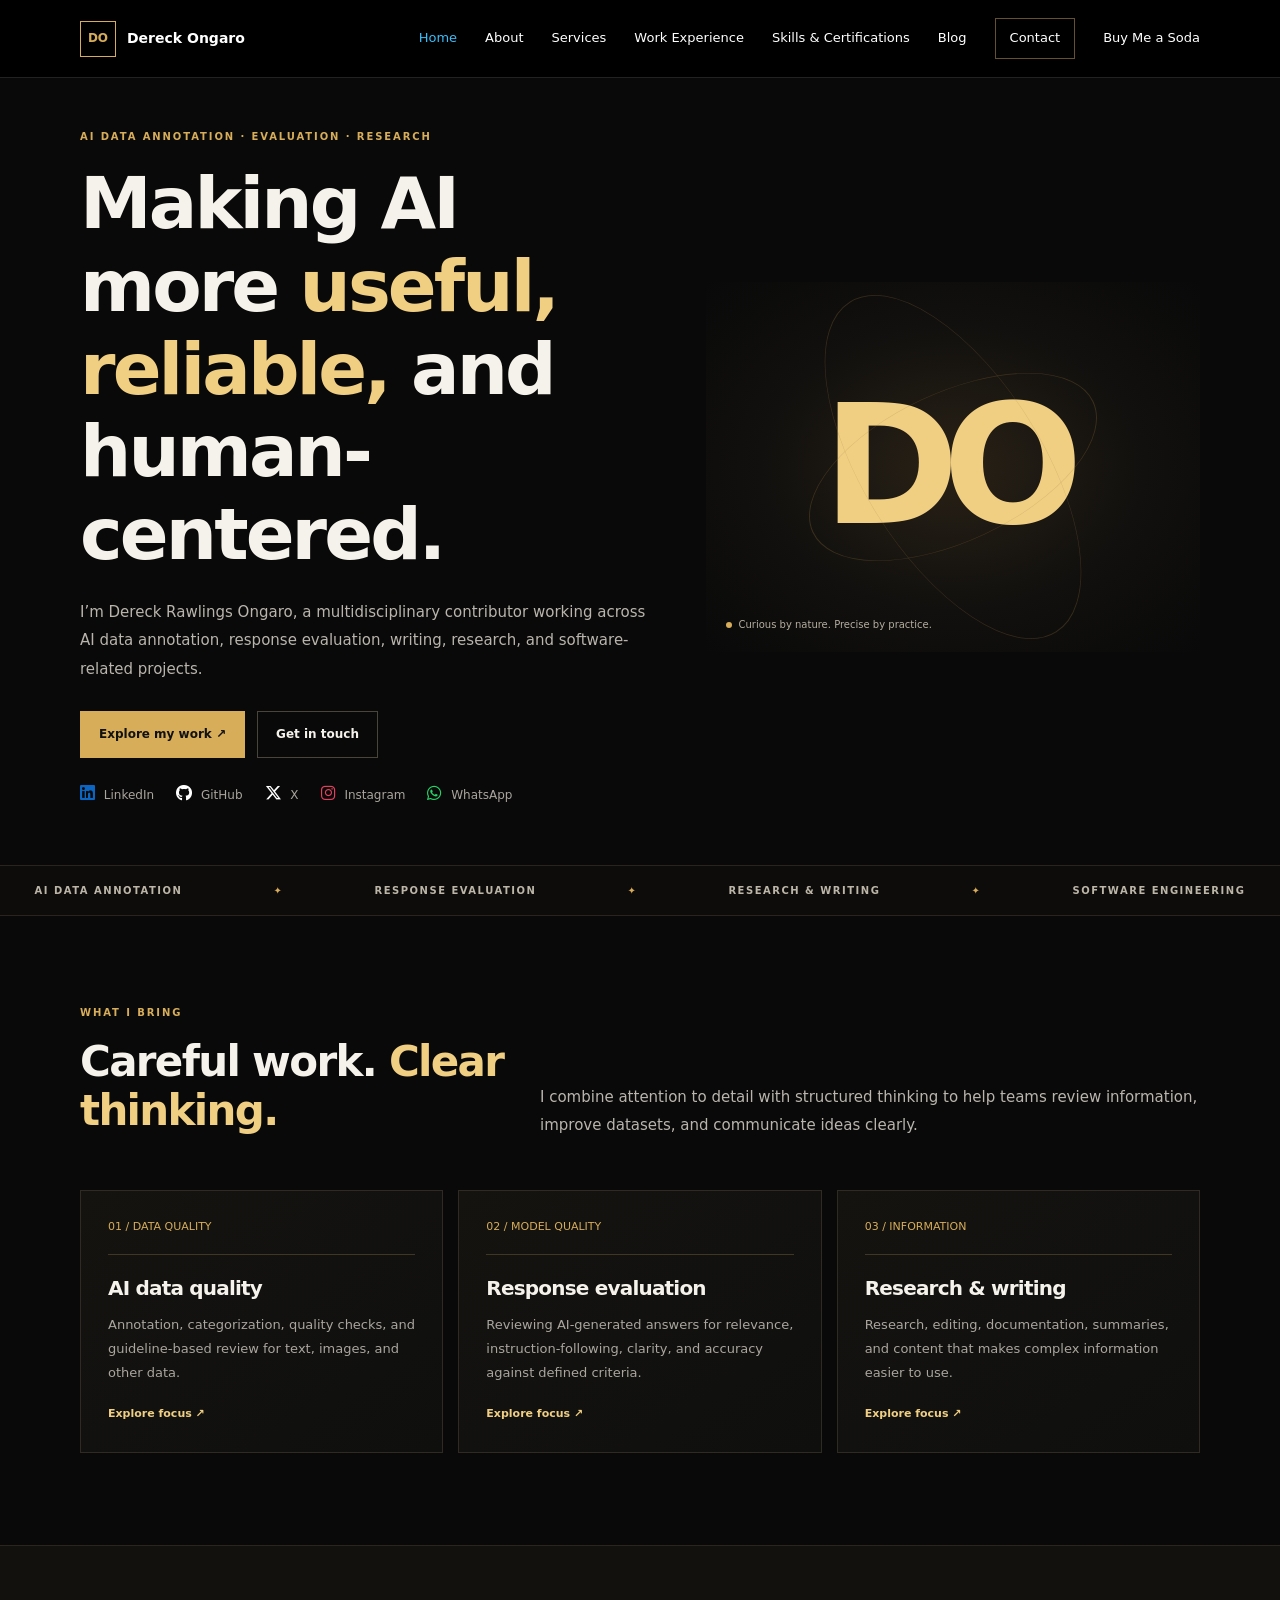
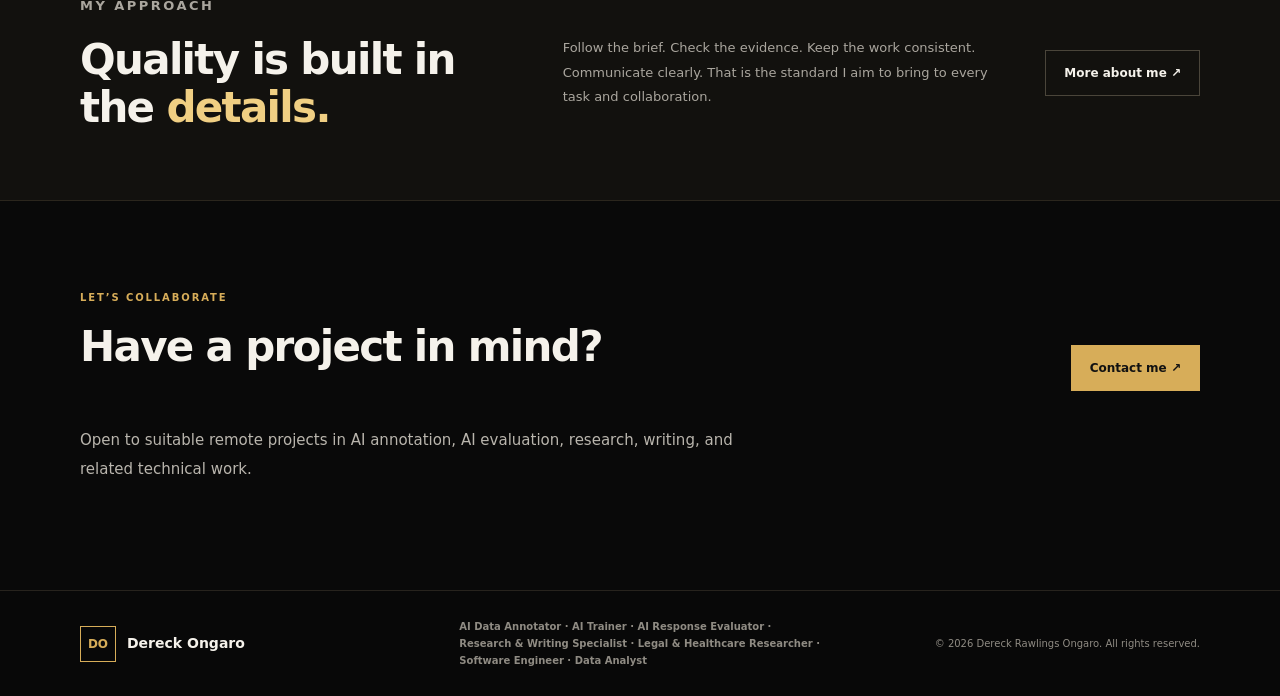
<file: index.html>
<!doctype html><html lang="en"><head>
  <link rel="stylesheet"
href="https://cdnjs.cloudflare.com/ajax/libs/font-awesome/6.7.2/css/all.min.css">


<meta property="og:title" content="Dereck Ongaro | AI Data Annotator">
<meta property="og:description" content="AI Data Annotator, AI Trainer, AI Response Evaluator, Researcher and Technology Enthusiast.">
<meta property="og:url" content="https://dereck254.github.io/">
<meta property="og:type" content="website">
<meta property="og:image" content="https://dereck254.github.io/assets/social-preview.png">
<meta property="og:image:secure_url" content="https://dereck254.github.io/assets/social-preview.png">
<meta property="og:image:type" content="image/png">
<meta property="og:image:width" content="1200">
<meta property="og:image:height" content="630">
<meta name="twitter:card" content="summary_large_image">
<meta name="twitter:title" content="Dereck Ongaro | AI Data Annotator">
<meta name="twitter:description" content="AI data annotation, AI training, response evaluation, research and technology.">
<meta name="twitter:image" content="https://dereck254.github.io/assets/social-preview.png">

  
  <meta charset="utf-8"><meta name="viewport" content="width=device-width, initial-scale=1"><meta name="description" content="Official portfolio of Dereck Rawlings Ongaro — AI data annotation, AI response evaluation, research, writing, and software engineering."><meta name="theme-color" content="#090909"><link rel="icon" type="image/png" href="favicon.png"><title>Dereck Ongaro | AI Data Annotator</title><link rel="stylesheet" href="assets/style.css"><script defer src="assets/script.js"></script></head><body><a class="skip-link" href="#main">Skip to content</a><header class="site-header"><a class="brand" href="index.html"><span class="brand-mark">DO</span><span>Dereck Ongaro</span></a><button class="menu-toggle" aria-label="Open navigation" aria-expanded="false">☰</button><nav class="site-nav" aria-label="Main navigation"><a class="active " href="index.html">Home</a><a href="about.html">About</a><a class="" href="services.html">Services</a><a href="experience.html">Work Experience</a><a href="skills.html">Skills & Certifications</a><a class="" href="blog.html">Blog</a><a class="nav-contact" href="contact.html">Contact</a><a class="" href="soda.html">Buy Me a Soda</a></nav></header><main id="main"><section class="hero wrap"><div><p class="eyebrow">AI DATA ANNOTATION · EVALUATION · RESEARCH</p><h1>Making AI more <span class="gold">useful, reliable,</span> and human-centered.</h1><p class="lead">I’m Dereck Rawlings Ongaro, a multidisciplinary contributor working across AI data annotation, response evaluation, writing, research, and software-related projects.</p><div class="actions"><a class="button button-gold" href="services.html">Explore my work ↗</a><a class="button button-outline" href="contact.html">Get in touch</a></div>
    
    
<div class="hero-links">
  <a href="https://www.linkedin.com/in/dereck-ongaro/"
     target="_blank" rel="noopener noreferrer"
     aria-label="LinkedIn">
    <i class="fa-brands fa-linkedin"></i> LinkedIn 
  </a>

  <a href="https://github.com/dereck254"
     target="_blank" rel="noopener noreferrer"
     aria-label="GitHub">
    <i class="fa-brands fa-github"></i> GitHub 
  </a>

  <a href="https://x.com/dereck_ongaro"
     target="_blank" rel="noopener noreferrer"
     aria-label="X">
    <i class="fa-brands fa-x-twitter"></i>  X 
  </a>

  <a href="https://www.instagram.com/haal_varez/"
     target="_blank" rel="noopener noreferrer"
     aria-label="Instagram">
    <i class="fa-brands fa-instagram"></i> Instagram 
  </a>

  <a href="https://wa.me/14302792650?text=Hello%2C%20Dereck%21%20How%20are%20you%20doing%20today%3F"
     target="_blank" rel="noopener noreferrer"
     aria-label="WhatsApp">
    <i class="fa-brands fa-whatsapp"></i> WhatsApp 
  </a>
</div>



</div><div class="hero-art" aria-label="DO initials monogram"><div class="orbit"></div><div class="orbit two"></div><div class="monogram">DO</div><div class="art-caption"><span class="dot"></span>Curious by nature. Precise by practice.</div></div></section><div class="ticker"><span>AI DATA ANNOTATION</span><b>✦</b><span>RESPONSE EVALUATION</span><b>✦</b><span>RESEARCH & WRITING</span><b>✦</b><span>SOFTWARE ENGINEERING</span></div><section class="section wrap"><div class="section-head"><div><p class="eyebrow">WHAT I BRING</p><h2>Careful work. <span class="gold">Clear thinking.</span></h2></div><p class="lead">I combine attention to detail with structured thinking to help teams review information, improve datasets, and communicate ideas clearly.</p></div><div class="card-grid"><article class="card"><div class="num">01 / DATA QUALITY</div><h3>AI data quality</h3><p>Annotation, categorization, quality checks, and guideline-based review for text, images, and other data.</p><a class="text-link" href="services.html#ai-data">Explore focus ↗</a></article><article class="card"><div class="num">02 / MODEL QUALITY</div><h3>Response evaluation</h3><p>Reviewing AI-generated answers for relevance, instruction-following, clarity, and accuracy against defined criteria.</p><a class="text-link" href="services.html#evaluation">Explore focus ↗</a></article><article class="card"><div class="num">03 / INFORMATION</div><h3>Research & writing</h3><p>Research, editing, documentation, summaries, and content that makes complex information easier to use.</p><a class="text-link" href="services.html#research">Explore focus ↗</a></article></div></section><section class="band"><div class="wrap band-inner"><div><p class="eyebrow">MY APPROACH</p><h2>Quality is built in the <span class="gold">details.</span></h2></div><p>Follow the brief. Check the evidence. Keep the work consistent. Communicate clearly. That is the standard I aim to bring to every task and collaboration.</p><a class="button button-outline" href="about.html">More about me ↗</a></div></section><section class="section wrap"><div class="section-head"><div><p class="eyebrow">LET’S COLLABORATE</p><h2>Have a project in mind?</h2></div><a class="button button-gold" href="contact.html">Contact me ↗</a></div><p class="lead">Open to suitable remote projects in AI annotation, AI evaluation, research, writing, and related technical work.</p></section></main><footer class="site-footer"><div class="wrap footer-inner"><a class="brand" href="index.html"><span class="brand-mark">DO</span><span>Dereck Ongaro</span></a><p><strong>AI Data Annotator · AI Trainer · AI Response Evaluator · Research & Writing Specialist · Legal & Healthcare Researcher · Software Engineer · Data Analyst </strong></p><p class="copyright">© <span data-year></span> Dereck Rawlings Ongaro. All rights reserved.</p></div></footer></body></html>
</file>
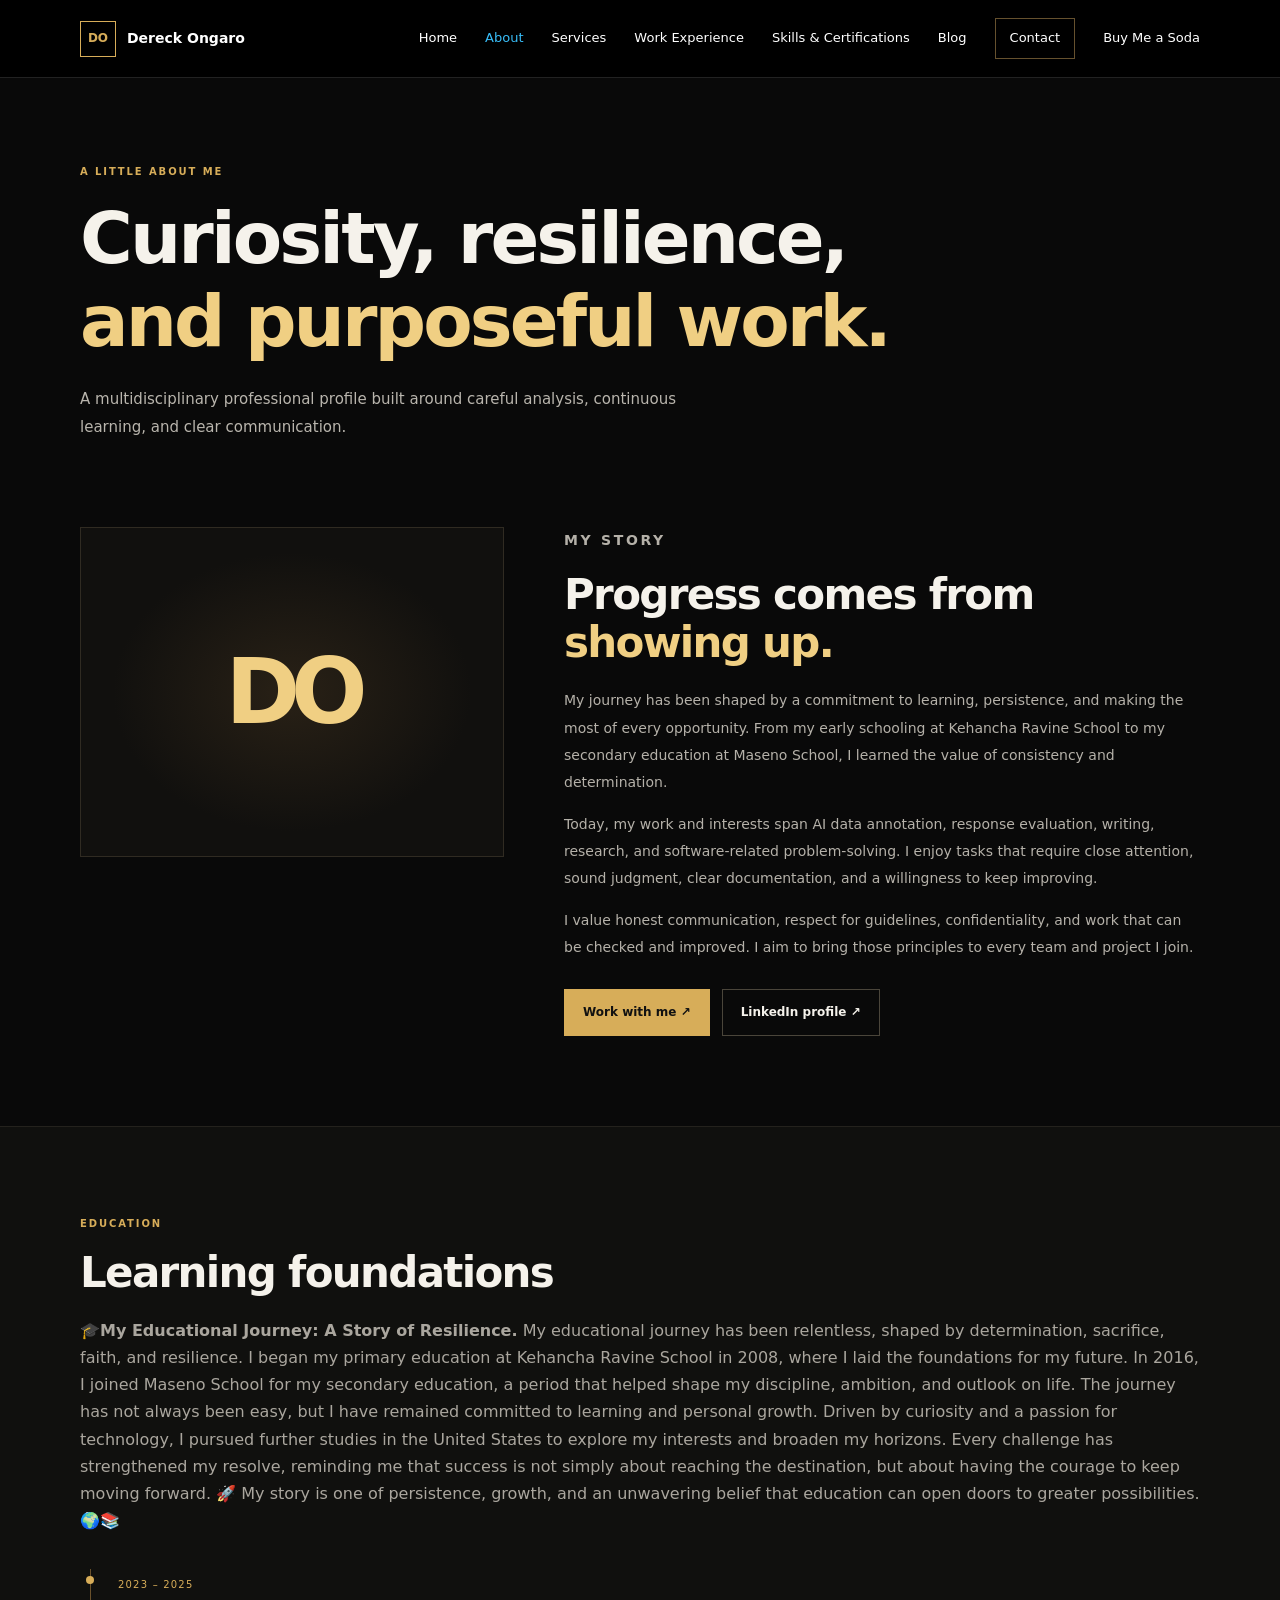
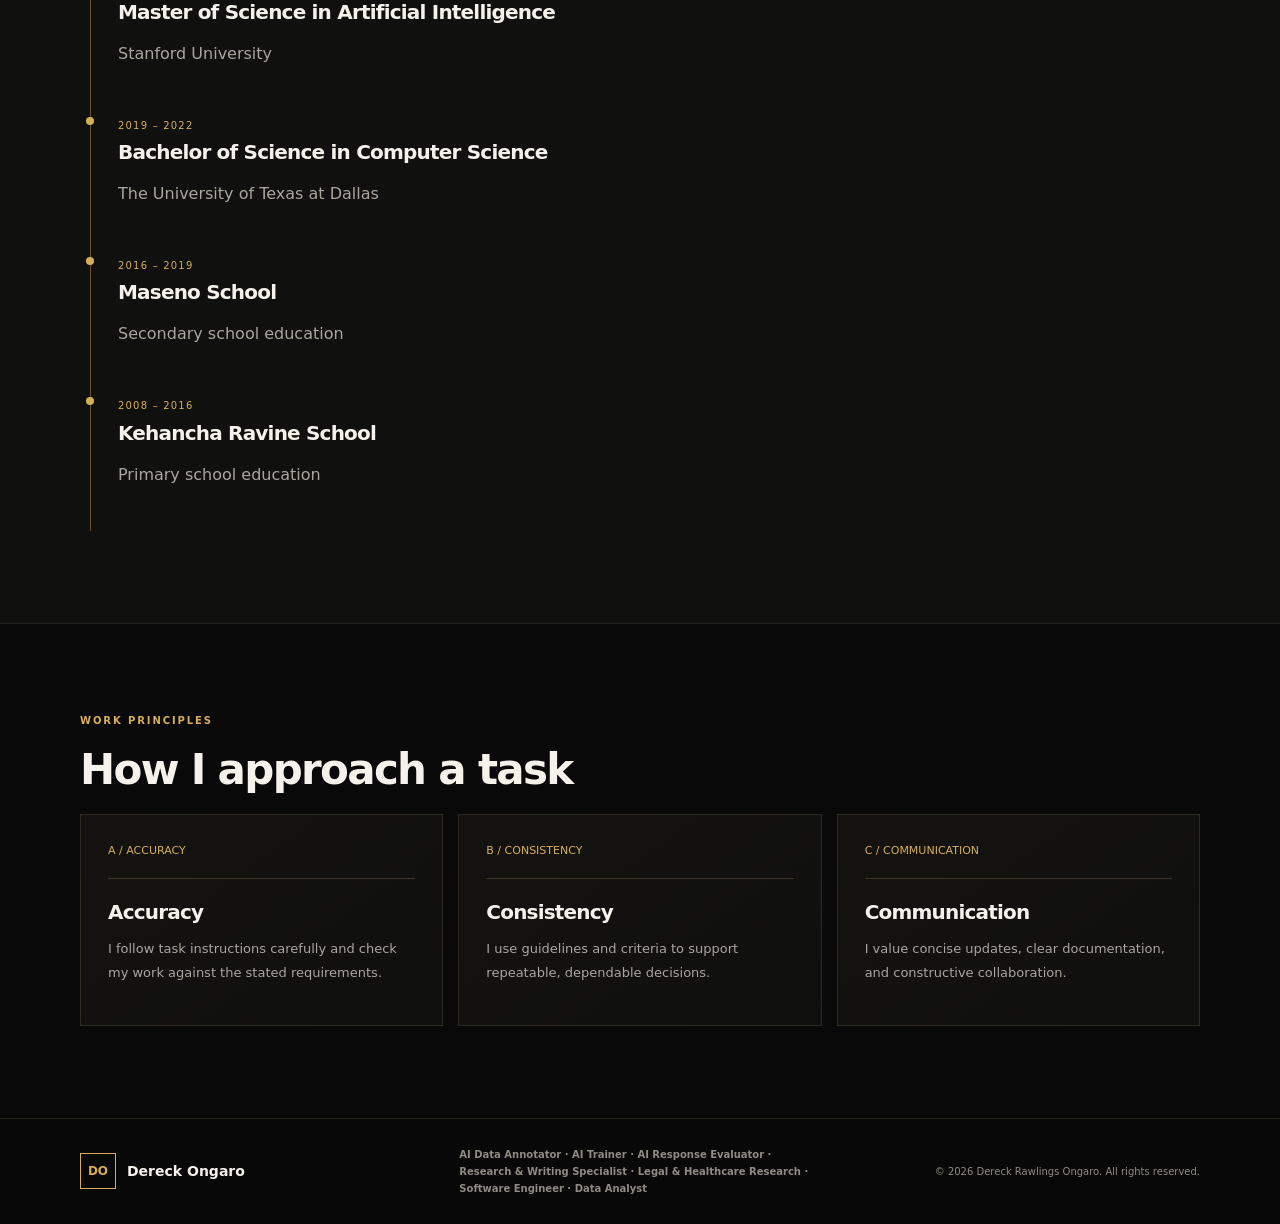
<file: about.html>
<!doctype html><html lang="en"><head>


<link rel="stylesheet" href="https://cdnjs.cloudflare.com/ajax/libs/font-awesome/6.7.2/css/all.min.css">

  
  <meta charset="utf-8"><meta name="viewport" content="width=device-width, initial-scale=1"><meta name="description" content="Learn about Dereck Rawlings Ongaro’s approach, experience, and education."><meta name="theme-color" content="#090909"><link rel="icon" type="image/png" href="favicon.png"><title>About | Dereck Ongaro</title><link rel="stylesheet" href="assets/style.css"><script defer src="assets/script.js"></script></head><body><a class="skip-link" href="#main">Skip to content</a><header class="site-header"><a class="brand" href="index.html"><span class="brand-mark">DO</span><span>Dereck Ongaro</span></a><button class="menu-toggle" aria-label="Open navigation" aria-expanded="false">☰</button><nav class="site-nav" aria-label="Main navigation"><a href="index.html">Home</a><a class="active" href="about.html">About</a><a class="" href="services.html">Services</a><a href="experience.html">Work Experience</a><a href="skills.html">Skills & Certifications</a><a class="" href="blog.html">Blog</a><a class="nav-contact" href="contact.html">Contact</a><a class="" href="soda.html">Buy Me a Soda</a></nav></nav></header><main id="main"><section class="page-hero wrap"><p class="eyebrow">A LITTLE ABOUT ME</p><h1>Curiosity, resilience, <span class="gold">and purposeful work.</span></h1><p class="lead">A multidisciplinary professional profile built around careful analysis, continuous learning, and clear communication.</p></section><section class="wrap about-layout"><div class="about-art" aria-label="DO initials">DO</div><div class="prose"><p class="eyebrow">MY STORY</p><h2>Progress comes from <span class="gold">showing up.</span></h2><p>My journey has been shaped by a commitment to learning, persistence, and making the most of every opportunity. From my early schooling at Kehancha Ravine School to my secondary education at Maseno School, I learned the value of consistency and determination.</p><p>Today, my work and interests span AI data annotation, response evaluation, writing, research, and software-related problem-solving. I enjoy tasks that require close attention, sound judgment, clear documentation, and a willingness to keep improving.</p><p>I value honest communication, respect for guidelines, confidentiality, and work that can be checked and improved. I aim to bring those principles to every team and project I join.</p><div class="actions"><a class="button button-gold" href="contact.html">Work with me ↗</a><a class="button button-outline" href="https://www.linkedin.com/in/dereck-ongaro-b73b51407/" target="_blank" rel="noopener">LinkedIn profile ↗</a></div></div></section><section class="section-muted section"><div class="wrap"><p class="eyebrow">EDUCATION</p><h2>Learning foundations</h2><p class="muted"><strong>🎓My Educational Journey: A Story of Resilience.</strong>

My educational journey has been relentless, shaped by determination, sacrifice, faith, and resilience. I began my primary education at Kehancha Ravine School in 2008, where I laid the foundations for my future. In 2016, I joined Maseno School for my secondary education, a period that helped shape my discipline, ambition, and outlook on life.

The journey has not always been easy, but I have remained committed to learning and personal growth. Driven by curiosity and a passion for technology, I pursued further studies in the United States to explore my interests and broaden my horizons. Every challenge has strengthened my resolve, reminding me that success is not simply about reaching the destination, but about having the courage to keep moving forward. 🚀

My story is one of persistence, growth, and an unwavering belief that education can open doors to greater possibilities. 🌍📚</p><div class="timeline"><article class="timeline-item"><span class="timeline-meta">2023 – 2025</span><h3>Master of Science in Artificial Intelligence</h3><p class="muted">Stanford University</p></article><article class="timeline-item"><span class="timeline-meta">2019 – 2022</span><h3>Bachelor of Science in Computer Science</h3><p class="muted">The University of Texas at Dallas</p></article><article class="timeline-item"><span class="timeline-meta">2016 – 2019</span><h3>Maseno School</h3><p class="muted">Secondary school education</p></article><article class="timeline-item"><span class="timeline-meta">2008 – 2016</span><h3>Kehancha Ravine School</h3><p class="muted">Primary school education</p></article></div></div></section><section class="section wrap"><p class="eyebrow">WORK PRINCIPLES</p><h2>How I approach a task</h2><div class="card-grid"><article class="card"><div class="num">A / ACCURACY</div><h3>Accuracy</h3><p>I follow task instructions carefully and check my work against the stated requirements.</p></article><article class="card"><div class="num">B / CONSISTENCY</div><h3>Consistency</h3><p>I use guidelines and criteria to support repeatable, dependable decisions.</p></article><article class="card"><div class="num">C / COMMUNICATION</div><h3>Communication</h3><p>I value concise updates, clear documentation, and constructive collaboration.</p></article></div></section></main><footer class="site-footer"><div class="wrap footer-inner"><a class="brand" href="index.html"><span class="brand-mark">DO</span><span>Dereck Ongaro</span></a><p><b>AI Data Annotator · AI Trainer · AI Response Evaluator · Research & Writing Specialist · Legal & Healthcare Research · Software Engineer · Data Analyst </b></p><p class="copyright">© <span data-year></span> Dereck Rawlings Ongaro. All rights reserved.</p></div></footer></body></html>
</file>
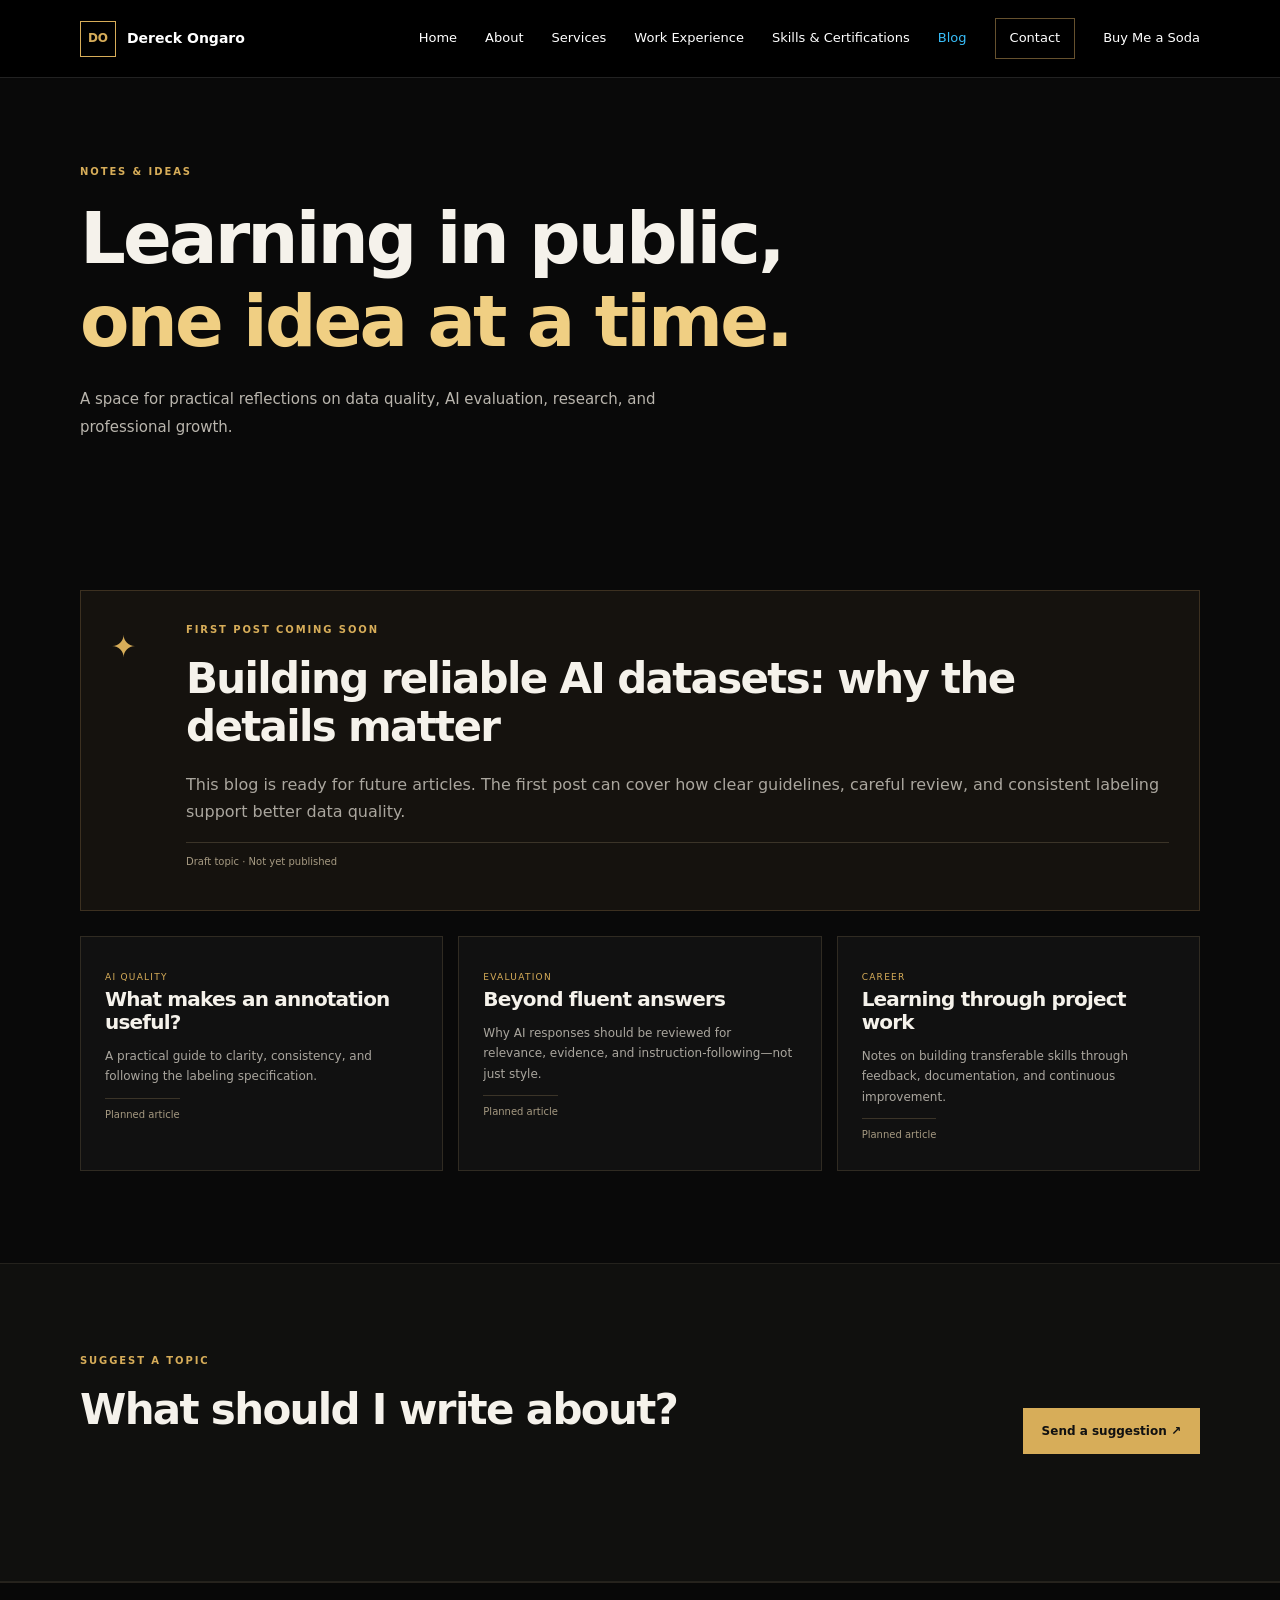
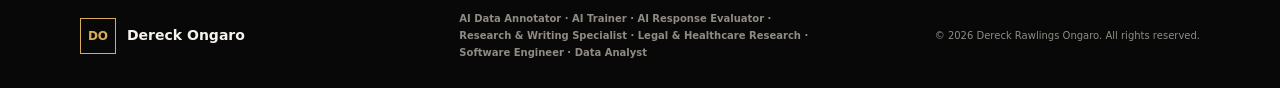
<file: blog.html>
<!doctype html><html lang="en"><head><meta charset="utf-8"><meta name="viewport" content="width=device-width, initial-scale=1"><meta name="description" content="Notes on AI quality, annotation, research, and professional learning by Dereck Ongaro."><meta name="theme-color" content="#090909"><link rel="icon" type="image/png" href="favicon.png"><title>Blog | Dereck Ongaro</title><link rel="stylesheet" href="assets/style.css"><script defer src="assets/script.js"></script></head><body><a class="skip-link" href="#main">Skip to content</a><header class="site-header"><a class="brand" href="index.html"><span class="brand-mark">DO</span><span>Dereck Ongaro</span></a><button class="menu-toggle" aria-label="Open navigation" aria-expanded="false">☰</button><nav class="site-nav" aria-label="Main navigation"><a href="index.html">Home</a><a class="" href="about.html">About</a><a class="" href="services.html">Services</a><a href="experience.html">Work Experience</a><a href="skills.html">Skills & Certifications</a><a class="active" href="blog.html">Blog</a><a class="nav-contact" href="contact.html">Contact</a><a class="" href="soda.html">Buy Me a Soda</a></nav></header><main id="main"><section class="page-hero wrap"><p class="eyebrow">NOTES & IDEAS</p><h1>Learning in public, <span class="gold">one idea at a time.</span></h1><p class="lead">A space for practical reflections on data quality, AI evaluation, research, and professional growth.</p></section><section class="section wrap"><div class="blog-note"><div class="blog-star">✦</div><div><p class="eyebrow">FIRST POST COMING SOON</p><h2>Building reliable AI datasets: why the details matter</h2><p class="muted">This blog is ready for future articles. The first post can cover how clear guidelines, careful review, and consistent labeling support better data quality.</p><p class="coming">Draft topic · Not yet published</p></div></div><div class="blog-grid"><article class="blog-card"><small>AI QUALITY</small><h3>What makes an annotation useful?</h3><p>A practical guide to clarity, consistency, and following the labeling specification.</p><span class="coming">Planned article</span></article><article class="blog-card"><small>EVALUATION</small><h3>Beyond fluent answers</h3><p>Why AI responses should be reviewed for relevance, evidence, and instruction-following—not just style.</p><span class="coming">Planned article</span></article><article class="blog-card"><small>CAREER</small><h3>Learning through project work</h3><p>Notes on building transferable skills through feedback, documentation, and continuous improvement.</p><span class="coming">Planned article</span></article></div></section><section class="section-muted section"><div class="wrap section-head"><div><p class="eyebrow">SUGGEST A TOPIC</p><h2>What should I write about?</h2></div><a class="button button-gold" href="contact.html">Send a suggestion ↗</a></div></section></main><footer class="site-footer"><div class="wrap footer-inner"><a class="brand" href="index.html"><span class="brand-mark">DO</span><span>Dereck Ongaro</span></a><p><b>AI Data Annotator · AI Trainer · AI Response Evaluator · Research & Writing Specialist · Legal & Healthcare Research · Software Engineer · Data Analyst </b></p><p class="copyright">© <span data-year></span> Dereck Rawlings Ongaro. All rights reserved.</p></div></footer></body></html>
</file>
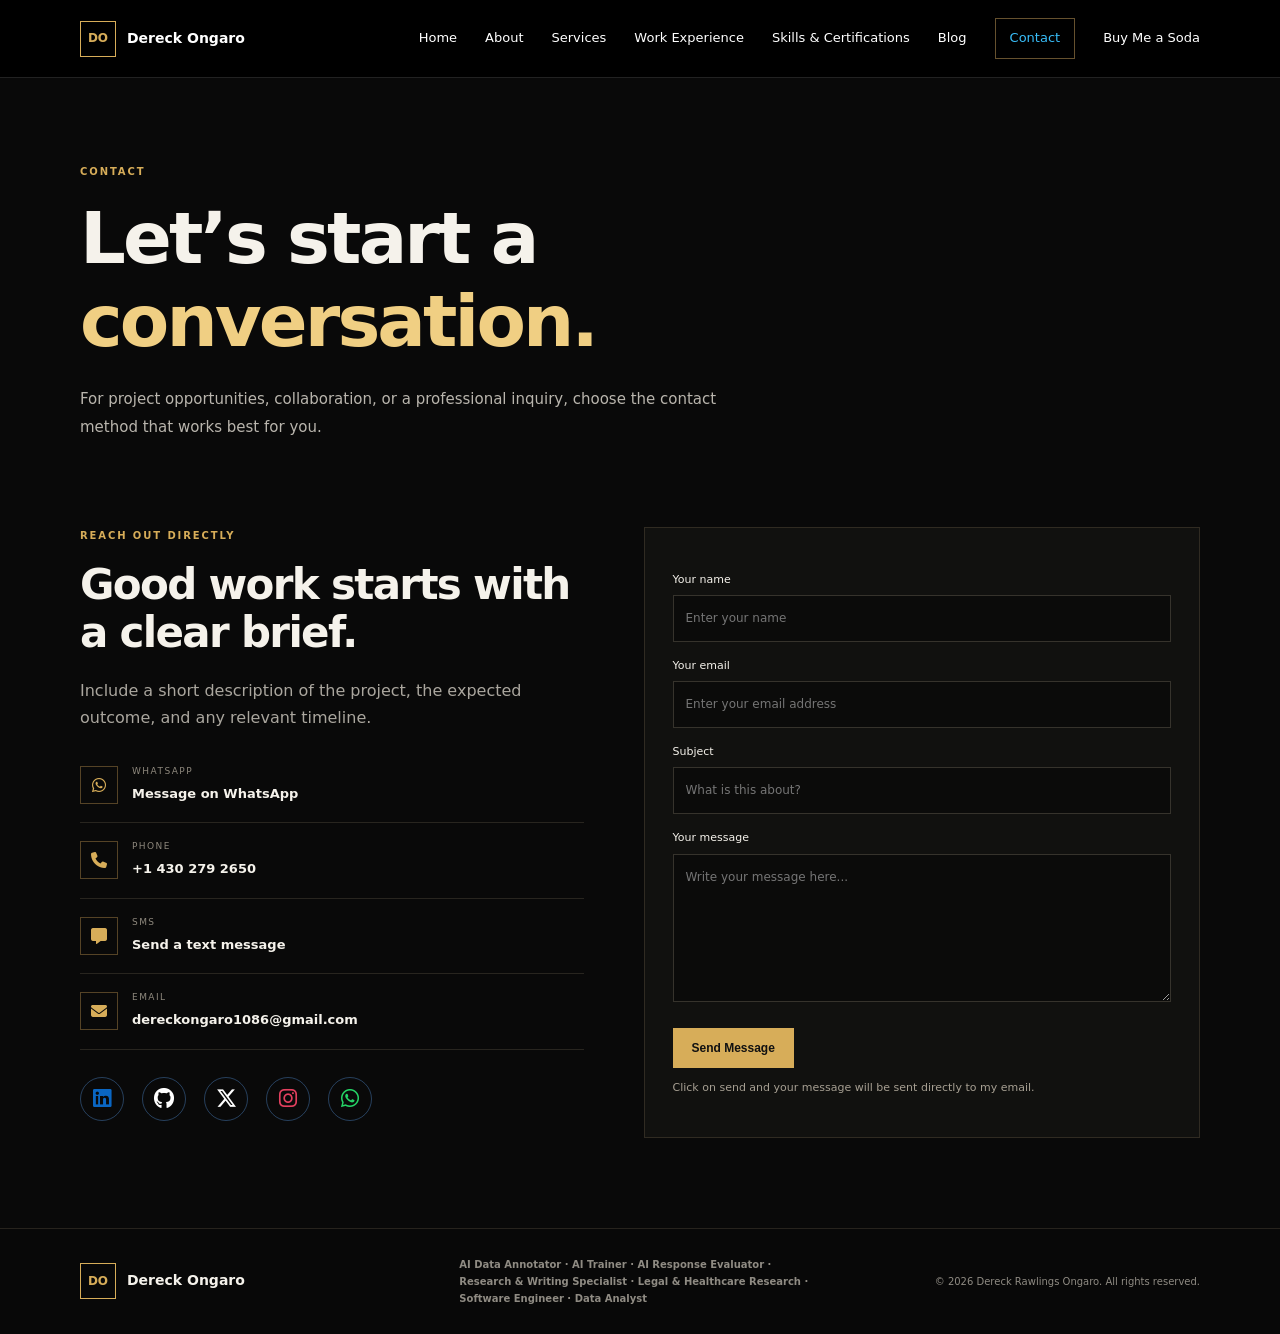
<file: contact.html>
<!doctype html>
<html lang="en">
<head>
  <meta charset="utf-8">
  <meta name="viewport" content="width=device-width, initial-scale=1">

  <meta name="description" content="Contact Dereck Rawlings Ongaro about AI annotation, evaluation, research, writing, and technical projects.">
  <meta name="theme-color" content="#091426">

  <link rel="icon" type="image/png" href="favicon.png">
  <link rel="stylesheet" href="assets/style.css">
  <link rel="stylesheet" href="https://cdnjs.cloudflare.com/ajax/libs/font-awesome/6.7.2/css/all.min.css">

  <title>Contact | Dereck Ongaro</title>
  <script defer src="assets/script.js"></script>
</head>

<body>
  <a class="skip-link" href="#main">Skip to content</a>

  <header class="site-header">
    <a class="brand" href="index.html">
      <span class="brand-mark">DO</span>
      <span>Dereck Ongaro</span>
    </a>

    <button class="menu-toggle" aria-label="Open navigation" aria-expanded="false">☰</button>

    <nav class="site-nav" aria-label="Main navigation"><a href="index.html">Home</a><a class="" href="about.html">About</a><a class="" href="services.html">Services</a><a href="experience.html">Work Experience</a><a href="skills.html">Skills & Certifications</a><a class="" href="blog.html">Blog</a><a class="nav-contact active" href="contact.html">Contact</a><a class="" href="soda.html">Buy Me a Soda</a></nav>
  </header>

  <main id="main">
    <section class="page-hero wrap">
      <p class="eyebrow">CONTACT</p>
      <h1>Let’s start a <span class="gold">conversation.</span></h1>
      <p class="lead">
        For project opportunities, collaboration, or a professional inquiry,
        choose the contact method that works best for you.
      </p>
    </section>

    <section class="wrap contact-layout">
      <div>
        <p class="eyebrow">REACH OUT DIRECTLY</p>
        <h2>Good work starts with a clear brief.</h2>
        <p class="muted">
          Include a short description of the project, the expected outcome,
          and any relevant timeline.
        </p>

        <a class="contact-method"
           href="https://wa.me/14302792650?text=Hello%2C%20Dereck%21%20How%20are%20you%20doing%20today%3F"
           target="_blank" rel="noopener noreferrer">
          <span class="contact-symbol"><i class="fa-brands fa-whatsapp" aria-hidden="true"></i></span>
          <span>
            <small>WHATSAPP</small>
            <strong>Message on WhatsApp</strong>
          </span>
        </a>

        <a class="contact-method" href="tel:+14302792650">
          <span class="contact-symbol"><i class="fa-solid fa-phone" aria-hidden="true"></i></span>
          <span>
            <small>PHONE</small>
            <strong>+1 430 279 2650</strong>
          </span>
        </a>

        <a class="contact-method" href="sms:+14302792650">
          <span class="contact-symbol"><i class="fa-solid fa-message" aria-hidden="true"></i></span>
          <span>
            <small>SMS</small>
            <strong>Send a text message</strong>
          </span>
        </a>

        <a class="contact-method" href="mailto:dereckongaro1086@gmail.com">
          <span class="contact-symbol"><i class="fa-solid fa-envelope" aria-hidden="true"></i></span>
          <span>
            <small>EMAIL</small>
            <strong>dereckongaro1086@gmail.com</strong>
          </span>
        </a>

        <div class="social-links" aria-label="Social media">
          <a href="https://www.linkedin.com/in/dereck-ongaro"
             target="_blank" rel="noopener noreferrer" aria-label="LinkedIn">
            <i class="fa-brands fa-linkedin" aria-hidden="true"></i>
          </a>

          <a href="https://github.com/dereck254"
             target="_blank" rel="noopener noreferrer" aria-label="GitHub">
            <i class="fa-brands fa-github" aria-hidden="true"></i>
          </a>

          <a href="https://x.com/dereck_ongaro"
             target="_blank" rel="noopener noreferrer" aria-label="X">
            <i class="fa-brands fa-x-twitter" aria-hidden="true"></i>
          </a>

          <a href="https://www.instagram.com/haal_varez/"
             target="_blank" rel="noopener noreferrer" aria-label="Instagram">
            <i class="fa-brands fa-instagram" aria-hidden="true"></i>
          </a>

          <a href="https://wa.me/14302792650?text=Hello%2C%20Dereck%21%20How%20are%20you%20doing%20today%3F"
             target="_blank" rel="noopener noreferrer" aria-label="WhatsApp">
            <i class="fa-brands fa-whatsapp" aria-hidden="true"></i>
          </a>
        </div>
      </div>



<form
  id="contact-form"
  class="contact-form"
  action="https://formsubmit.co/dereckongaro1086@gmail.com"
  method="POST"
>
  <input type="hidden" name="_subject" value="New message from your portfolio">
  <input type="hidden" name="_captcha" value="true">
  <input type="hidden" name="_template" value="table">

  <div class="form-group">
    <label for="name">Your name</label>
    <input
      id="name"
      type="text"
      name="name"
      placeholder="Enter your name"
      required
    >
  </div>

  <div class="form-group">
    <label for="email">Your email</label>
    <input
      id="email"
      type="email"
      name="email"
      placeholder="Enter your email address"
      required
    >
  </div>

  <div class="form-group">
    <label for="subject">Subject</label>
    <input
      id="subject"
      type="text"
      name="subject"
      placeholder="What is this about?"
      required
    >
  </div>

  <div class="form-group">
    <label for="message">Your message</label>
    <textarea
      id="message"
      name="message"
      rows="6"
      placeholder="Write your message here..."
      required
    ></textarea>
  </div>

  <button class="button button-gold" type="submit" style="cursor: pointer; position: relative; z-index: 10; pointer-events: auto;">
  Send Message
</button>

  <p class="form-note">
    Click on send and your message will be sent directly to my email.
  </p>
</form>

    </section>
  </main>

  <footer class="site-footer">
    <div class="wrap footer-inner">
      <a class="brand" href="index.html">
        <span class="brand-mark">DO</span>
        <span>Dereck Ongaro</span>
      </a>

      <p>
        <b>AI Data Annotator · AI Trainer · AI Response Evaluator ·
        Research &amp; Writing Specialist · Legal &amp; Healthcare Research ·
        Software Engineer · Data Analyst</b>
      </p>

      <p class="copyright">
        © <span data-year></span> Dereck Rawlings Ongaro. All rights reserved.
      </p>
    </div>
  </footer>
</body>
</html>
</file>
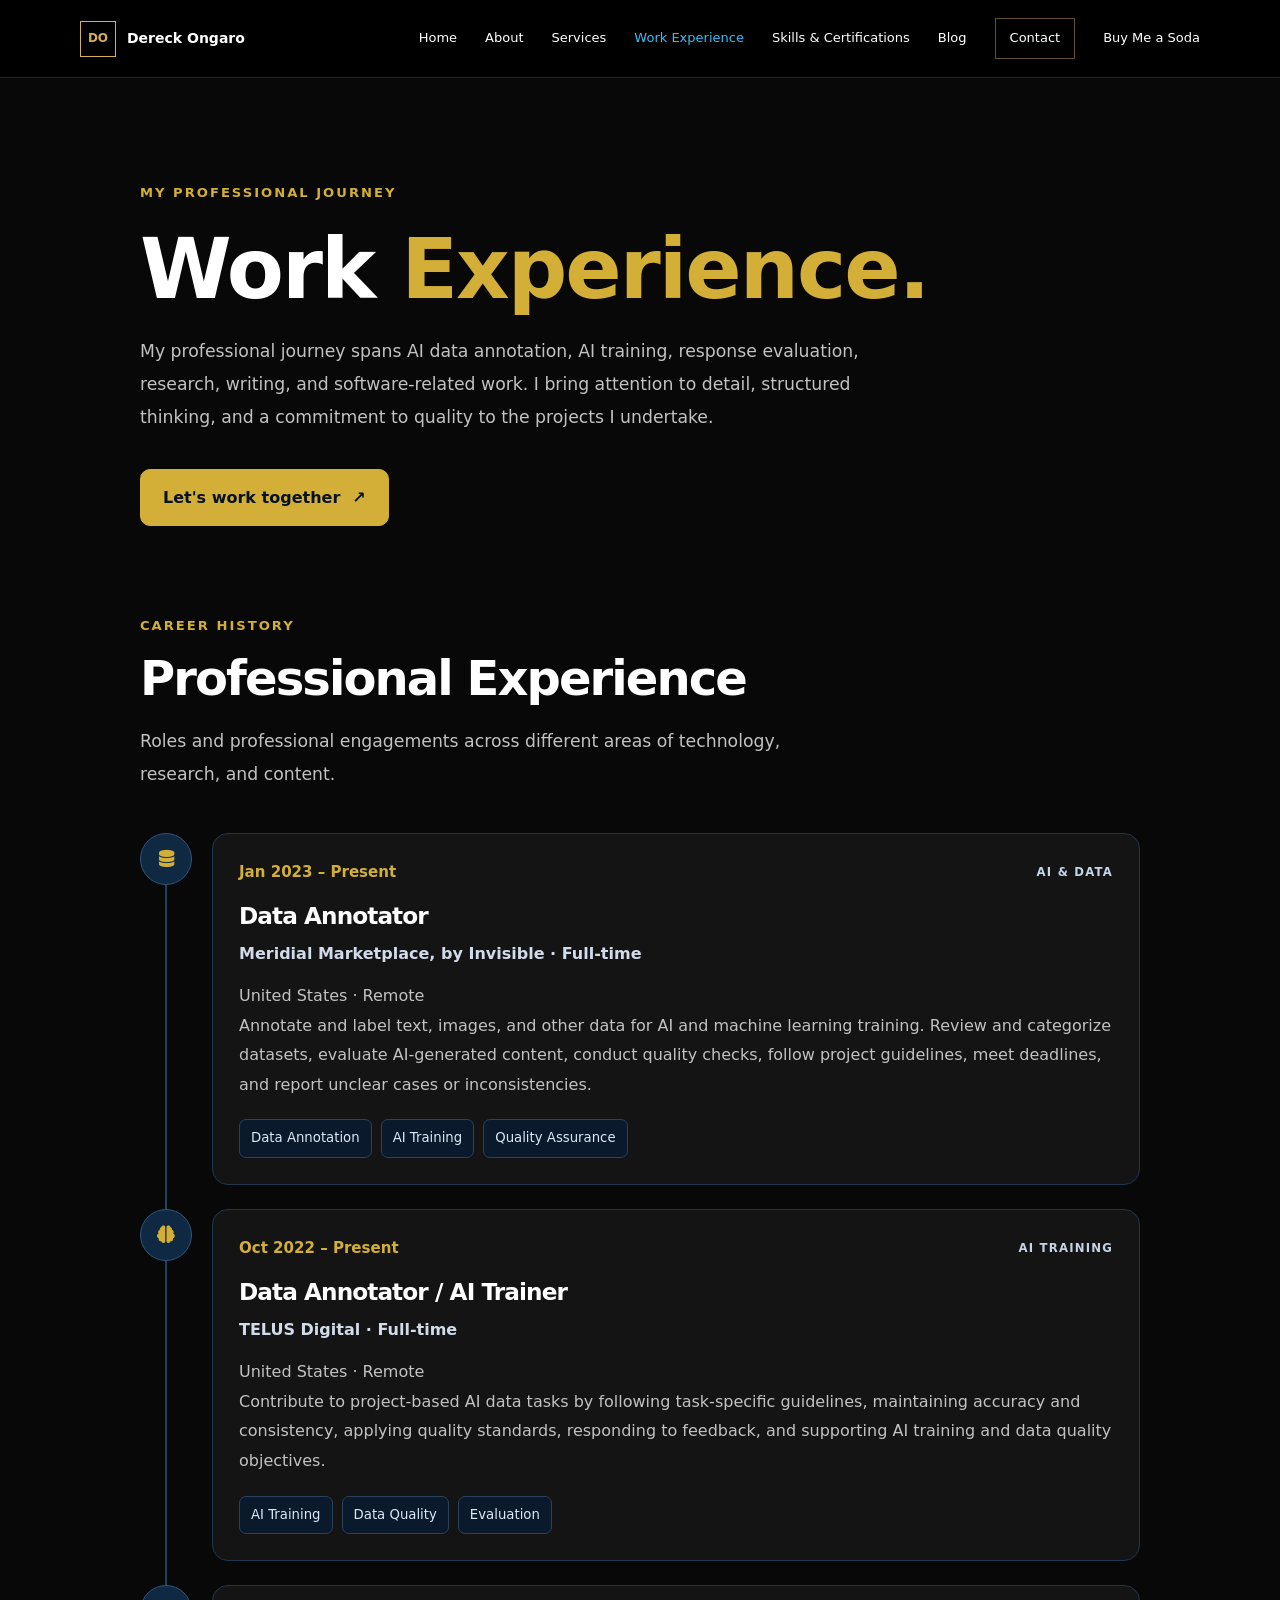
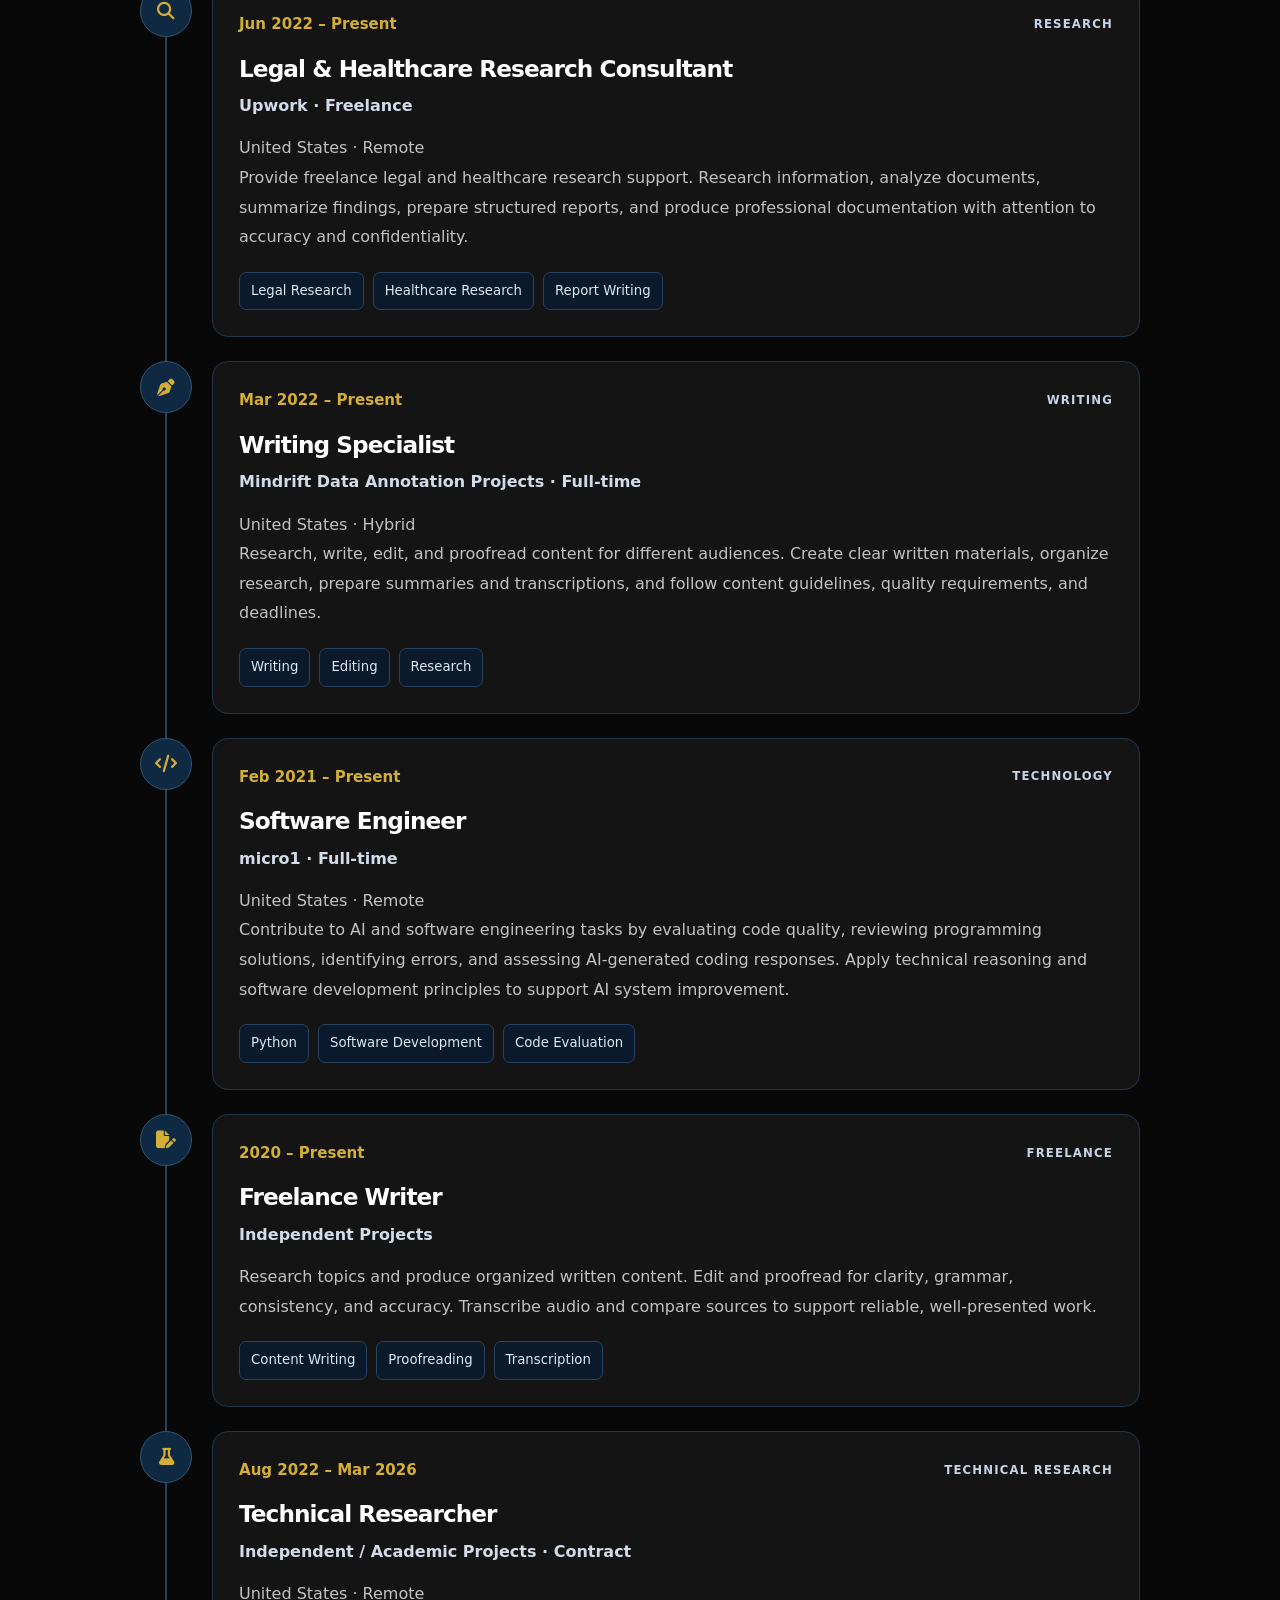
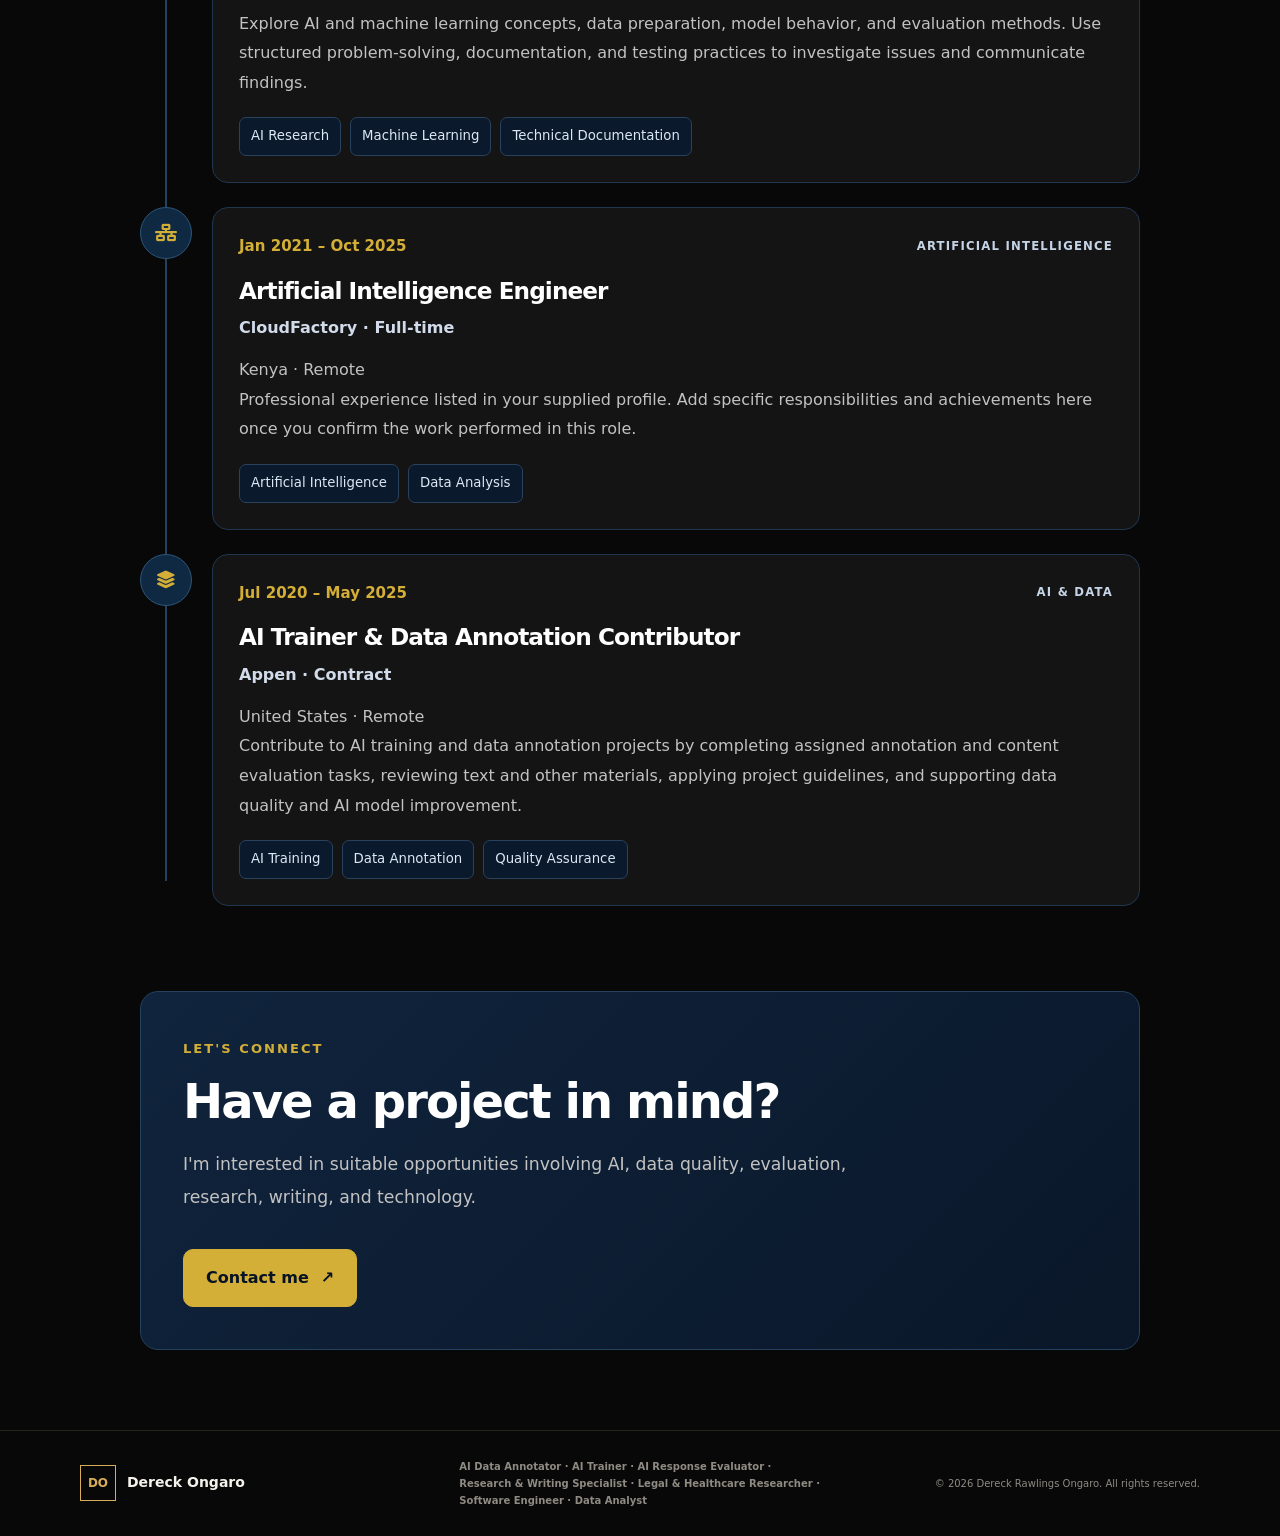
<file: experience.html>
<!doctype html>
<html lang="en">
<head>
  <meta charset="utf-8">
  <meta name="viewport" content="width=device-width, initial-scale=1">

  <meta name="description" content="Explore Dereck Ongaro's professional experience in AI data annotation, AI training, response evaluation, research, writing, and software engineering.">
  <meta name="theme-color" content="#091426">

  <link rel="icon" type="image/png" href="favicon.png">
  <link rel="stylesheet" href="assets/style.css">
  <link rel="stylesheet" href="https://cdnjs.cloudflare.com/ajax/libs/font-awesome/6.7.2/css/all.min.css">

  <title>Work Experience | Dereck Ongaro</title>
  <script defer src="assets/script.js"></script>
</head>

<body>
  <a class="skip-link" href="#main">Skip to content</a>

  <header class="site-header">
    <a class="brand" href="index.html">
      <span class="brand-mark">DO</span>
      <span>Dereck Ongaro</span>
    </a>

    <button class="menu-toggle"
      aria-label="Open navigation"
      aria-expanded="false">☰</button>

    <nav class="site-nav" aria-label="Main navigation">
      <a href="index.html">Home</a>
      <a href="about.html">About</a>
      <a href="services.html">Services</a>
      <a href="experience.html" class="active">Work Experience</a>
      <a href="skills.html">Skills & Certifications</a>
      <a href="blog.html">Blog</a>
      <a class="nav-contact" href="contact.html">Contact</a>
      <a href="soda.html">Buy Me a Soda</a>
    </nav>
  </header>

  <main id="main" class="experience-main">

    <section class="experience-hero">
      <span class="experience-eyebrow">MY PROFESSIONAL JOURNEY</span>

      <h1>Work <span>Experience.</span></h1>

      <p>
        My professional journey spans AI data annotation, AI training,
        response evaluation, research, writing, and software-related work.
        I bring attention to detail, structured thinking, and a commitment
        to quality to the projects I undertake.
      </p>

      <a class="experience-button" href="contact.html">
        Let's work together <span aria-hidden="true">↗</span>
      </a>
    </section>

    <section class="experience-section">
      <div class="experience-section-heading">
        <span class="experience-eyebrow">CAREER HISTORY</span>
        <h2>Professional Experience</h2>
        <p>
          Roles and professional engagements across different areas
          of technology, research, and content.
        </p>
      </div>

      <div class="experience-timeline">
        
<article class="experience-card">
  <div class="experience-marker">
    <i class="fa-solid fa-database" aria-hidden="true"></i>
  </div>
  <div class="experience-card-content">
    <div class="experience-meta">
      <span class="experience-period">Jan 2023 – Present</span>
      <span class="experience-category">AI & DATA</span>
    </div>
    <h3>Data Annotator</h3>
    <h4>Meridial Marketplace, by Invisible · Full-time</h4>
    <p>United States · Remote</p>
    <p>Annotate and label text, images, and other data for AI and machine learning training. Review and categorize datasets, evaluate AI-generated content, conduct quality checks, follow project guidelines, meet deadlines, and report unclear cases or inconsistencies.</p>
    <div class="experience-tags">
      <span>Data Annotation</span>
      <span>AI Training</span>
      <span>Quality Assurance</span>
    </div>
  </div>
</article>

<article class="experience-card">
  <div class="experience-marker">
    <i class="fa-solid fa-brain" aria-hidden="true"></i>
  </div>
  <div class="experience-card-content">
    <div class="experience-meta">
      <span class="experience-period">Oct 2022 – Present</span>
      <span class="experience-category">AI TRAINING</span>
    </div>
    <h3>Data Annotator / AI Trainer</h3>
    <h4>TELUS Digital · Full-time</h4>
    <p>United States · Remote</p>
    <p>Contribute to project-based AI data tasks by following task-specific guidelines, maintaining accuracy and consistency, applying quality standards, responding to feedback, and supporting AI training and data quality objectives.</p>
    <div class="experience-tags">
      <span>AI Training</span>
      <span>Data Quality</span>
      <span>Evaluation</span>
    </div>
  </div>
</article>

<article class="experience-card">
  <div class="experience-marker">
    <i class="fa-solid fa-magnifying-glass" aria-hidden="true"></i>
  </div>
  <div class="experience-card-content">
    <div class="experience-meta">
      <span class="experience-period">Jun 2022 – Present</span>
      <span class="experience-category">RESEARCH</span>
    </div>
    <h3>Legal & Healthcare Research Consultant</h3>
    <h4>Upwork · Freelance</h4>
    <p>United States · Remote</p>
    <p>Provide freelance legal and healthcare research support. Research information, analyze documents, summarize findings, prepare structured reports, and produce professional documentation with attention to accuracy and confidentiality.</p>
    <div class="experience-tags">
      <span>Legal Research</span>
      <span>Healthcare Research</span>
      <span>Report Writing</span>
    </div>
  </div>
</article>

<article class="experience-card">
  <div class="experience-marker">
    <i class="fa-solid fa-pen-nib" aria-hidden="true"></i>
  </div>
  <div class="experience-card-content">
    <div class="experience-meta">
      <span class="experience-period">Mar 2022 – Present</span>
      <span class="experience-category">WRITING</span>
    </div>
    <h3>Writing Specialist</h3>
    <h4>Mindrift Data Annotation Projects · Full-time</h4>
    <p>United States · Hybrid</p>
    <p>Research, write, edit, and proofread content for different audiences. Create clear written materials, organize research, prepare summaries and transcriptions, and follow content guidelines, quality requirements, and deadlines.</p>
    <div class="experience-tags">
      <span>Writing</span>
      <span>Editing</span>
      <span>Research</span>
    </div>
  </div>
</article>

<article class="experience-card">
  <div class="experience-marker">
    <i class="fa-solid fa-code" aria-hidden="true"></i>
  </div>
  <div class="experience-card-content">
    <div class="experience-meta">
      <span class="experience-period">Feb 2021 – Present</span>
      <span class="experience-category">TECHNOLOGY</span>
    </div>
    <h3>Software Engineer</h3>
    <h4>micro1 · Full-time</h4>
    <p>United States · Remote</p>
    <p>Contribute to AI and software engineering tasks by evaluating code quality, reviewing programming solutions, identifying errors, and assessing AI-generated coding responses. Apply technical reasoning and software development principles to support AI system improvement.</p>
    <div class="experience-tags">
      <span>Python</span>
      <span>Software Development</span>
      <span>Code Evaluation</span>
    </div>
  </div>
</article>

<article class="experience-card">
  <div class="experience-marker">
    <i class="fa-solid fa-file-pen" aria-hidden="true"></i>
  </div>
  <div class="experience-card-content">
    <div class="experience-meta">
      <span class="experience-period">2020 – Present</span>
      <span class="experience-category">FREELANCE</span>
    </div>
    <h3>Freelance Writer</h3>
    <h4>Independent Projects</h4>
    <p>Research topics and produce organized written content. Edit and proofread for clarity, grammar, consistency, and accuracy. Transcribe audio and compare sources to support reliable, well-presented work.</p>
    <div class="experience-tags">
      <span>Content Writing</span>
      <span>Proofreading</span>
      <span>Transcription</span>
    </div>
  </div>
</article>

<article class="experience-card">
  <div class="experience-marker">
    <i class="fa-solid fa-flask" aria-hidden="true"></i>
  </div>
  <div class="experience-card-content">
    <div class="experience-meta">
      <span class="experience-period">Aug 2022 – Mar 2026</span>
      <span class="experience-category">TECHNICAL RESEARCH</span>
    </div>
    <h3>Technical Researcher</h3>
    <h4>Independent / Academic Projects · Contract</h4>
    <p>United States · Remote</p>
    <p>Explore AI and machine learning concepts, data preparation, model behavior, and evaluation methods. Use structured problem-solving, documentation, and testing practices to investigate issues and communicate findings.</p>
    <div class="experience-tags">
      <span>AI Research</span>
      <span>Machine Learning</span>
      <span>Technical Documentation</span>
    </div>
  </div>
</article>

<article class="experience-card">
  <div class="experience-marker">
    <i class="fa-solid fa-network-wired" aria-hidden="true"></i>
  </div>
  <div class="experience-card-content">
    <div class="experience-meta">
      <span class="experience-period">Jan 2021 – Oct 2025</span>
      <span class="experience-category">ARTIFICIAL INTELLIGENCE</span>
    </div>
    <h3>Artificial Intelligence Engineer</h3>
    <h4>CloudFactory · Full-time</h4>
    <p>Kenya · Remote</p>
    <p>Professional experience listed in your supplied profile. Add specific responsibilities and achievements here once you confirm the work performed in this role.</p>
    <div class="experience-tags">
      <span>Artificial Intelligence</span>
      <span>Data Analysis</span>
    </div>
  </div>
</article>

<article class="experience-card">
  <div class="experience-marker">
    <i class="fa-solid fa-layer-group" aria-hidden="true"></i>
  </div>
  <div class="experience-card-content">
    <div class="experience-meta">
      <span class="experience-period">Jul 2020 – May 2025</span>
      <span class="experience-category">AI & DATA</span>
    </div>
    <h3>AI Trainer & Data Annotation Contributor</h3>
    <h4>Appen · Contract</h4>
    <p>United States · Remote</p>
    <p>Contribute to AI training and data annotation projects by completing assigned annotation and content evaluation tasks, reviewing text and other materials, applying project guidelines, and supporting data quality and AI model improvement.</p>
    <div class="experience-tags">
      <span>AI Training</span>
      <span>Data Annotation</span>
      <span>Quality Assurance</span>
    </div>
  </div>
</article>

      </div>
    </section>

    <section class="experience-cta">
      <span class="experience-eyebrow">LET'S CONNECT</span>
      <h2>Have a project in mind?</h2>
      <p>
        I'm interested in suitable opportunities involving AI,
        data quality, evaluation, research, writing, and technology.
      </p>
      <a class="experience-button" href="contact.html">
        Contact me <span aria-hidden="true">↗</span>
      </a>
    </section>

  </main>

<footer class="site-footer"><div class="wrap footer-inner"><a class="brand" href="index.html"><span class="brand-mark">DO</span><span>Dereck Ongaro</span></a><p><strong>AI Data Annotator · AI Trainer · AI Response Evaluator · Research & Writing Specialist · Legal & Healthcare Researcher · Software Engineer · Data Analyst </strong></p><p class="copyright">© <span data-year></span> Dereck Rawlings Ongaro. All rights reserved.</p></div></footer></body>
</body>
</html>
</file>
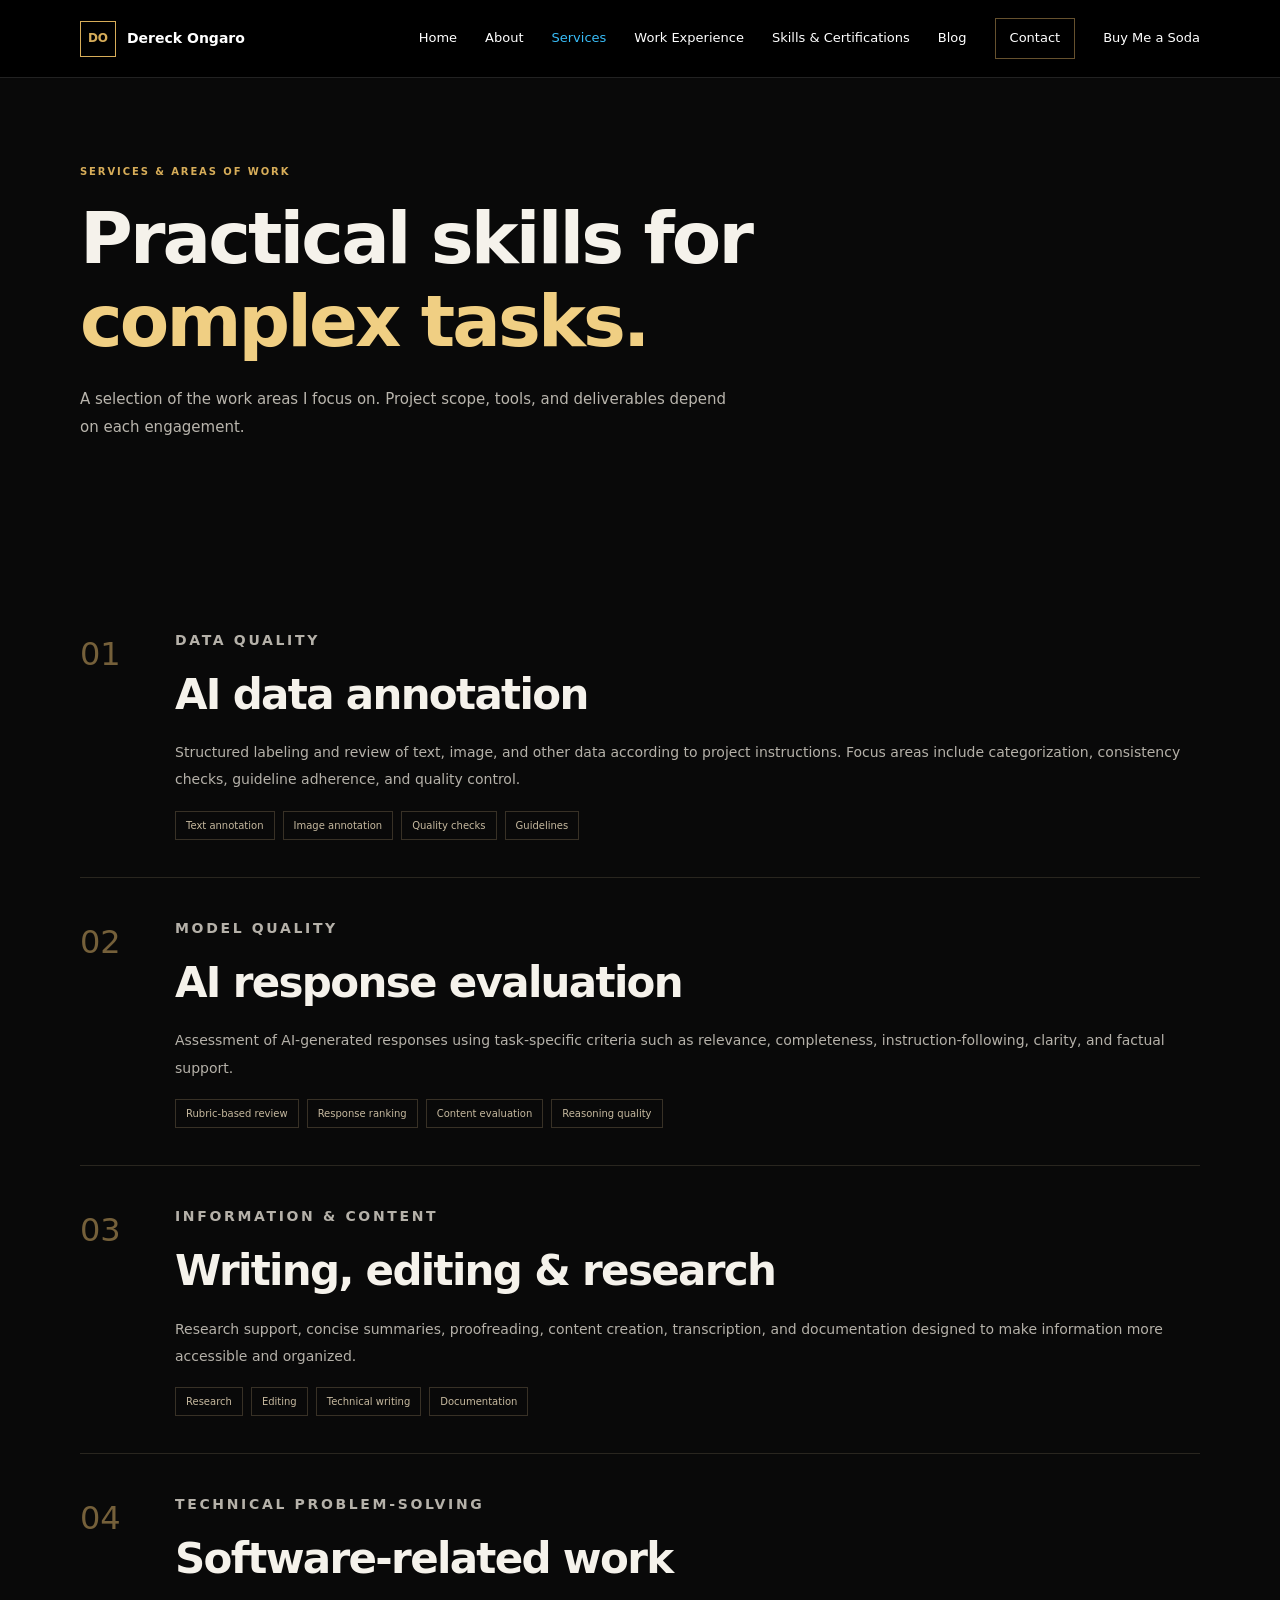
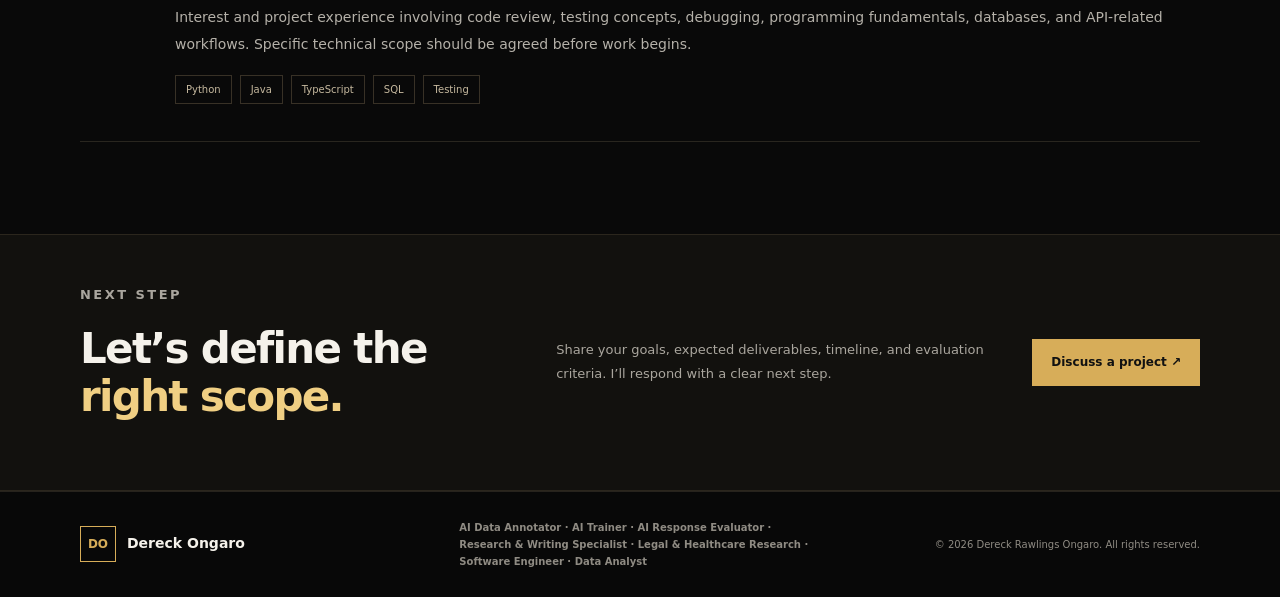
<file: services.html>
<!doctype html><html lang="en"><head><meta charset="utf-8"><meta name="viewport" content="width=device-width, initial-scale=1"><meta name="description" content="Areas of work and services from Dereck Rawlings Ongaro."><meta name="theme-color" content="#090909"><link rel="icon" type="image/png" href="favicon.png"><title>Services & Projects | Dereck Ongaro</title><link rel="stylesheet" href="assets/style.css"><script defer src="assets/script.js"></script></head><body><a class="skip-link" href="#main">Skip to content</a><header class="site-header"><a class="brand" href="index.html"><span class="brand-mark">DO</span><span>Dereck Ongaro</span></a><button class="menu-toggle" aria-label="Open navigation" aria-expanded="false">☰</button><nav class="site-nav" aria-label="Main navigation"><a href="index.html">Home</a><a class="" href="about.html">About</a><a class="active" href="services.html">Services</a><a href="experience.html">Work Experience</a><a href="skills.html">Skills & Certifications</a><a class="" href="blog.html">Blog</a><a class="nav-contact" href="contact.html">Contact</a><a class="" href="soda.html">Buy Me a Soda</a></nav></header><main id="main"><section class="page-hero wrap"><p class="eyebrow">SERVICES & AREAS OF WORK</p><h1>Practical skills for <span class="gold">complex tasks.</span></h1><p class="lead">A selection of the work areas I focus on. Project scope, tools, and deliverables depend on each engagement.</p></section><section class="section wrap"><article class="service-row" id="ai-data"><div class="service-number">01</div><div><p class="eyebrow">DATA QUALITY</p><h2>AI data annotation</h2><p>Structured labeling and review of text, image, and other data according to project instructions. Focus areas include categorization, consistency checks, guideline adherence, and quality control.</p><div class="tag-list"><span>Text annotation</span><span>Image annotation</span><span>Quality checks</span><span>Guidelines</span></div></div></article><article class="service-row" id="evaluation"><div class="service-number">02</div><div><p class="eyebrow">MODEL QUALITY</p><h2>AI response evaluation</h2><p>Assessment of AI-generated responses using task-specific criteria such as relevance, completeness, instruction-following, clarity, and factual support.</p><div class="tag-list"><span>Rubric-based review</span><span>Response ranking</span><span>Content evaluation</span><span>Reasoning quality</span></div></div></article><article class="service-row" id="research"><div class="service-number">03</div><div><p class="eyebrow">INFORMATION & CONTENT</p><h2>Writing, editing & research</h2><p>Research support, concise summaries, proofreading, content creation, transcription, and documentation designed to make information more accessible and organized.</p><div class="tag-list"><span>Research</span><span>Editing</span><span>Technical writing</span><span>Documentation</span></div></div></article><article class="service-row" id="software"><div class="service-number">04</div><div><p class="eyebrow">TECHNICAL PROBLEM-SOLVING</p><h2>Software-related work</h2><p>Interest and project experience involving code review, testing concepts, debugging, programming fundamentals, databases, and API-related workflows. Specific technical scope should be agreed before work begins.</p><div class="tag-list"><span>Python</span><span>Java</span><span>TypeScript</span><span>SQL</span><span>Testing</span></div></div></article></section><section class="band"><div class="wrap band-inner"><div><p class="eyebrow">NEXT STEP</p><h2>Let’s define the <span class="gold">right scope.</span></h2></div><p>Share your goals, expected deliverables, timeline, and evaluation criteria. I’ll respond with a clear next step.</p><a class="button button-gold" href="contact.html">Discuss a project ↗</a></div></section></main><footer class="site-footer"><div class="wrap footer-inner"><a class="brand" href="index.html"><span class="brand-mark">DO</span><span>Dereck Ongaro</span></a><p><b>AI Data Annotator · AI Trainer · AI Response Evaluator · Research & Writing Specialist · Legal & Healthcare Research · Software Engineer · Data Analyst </b></p><p class="copyright">© <span data-year></span> Dereck Rawlings Ongaro. All rights reserved.</p></div></footer></body></html>
</file>
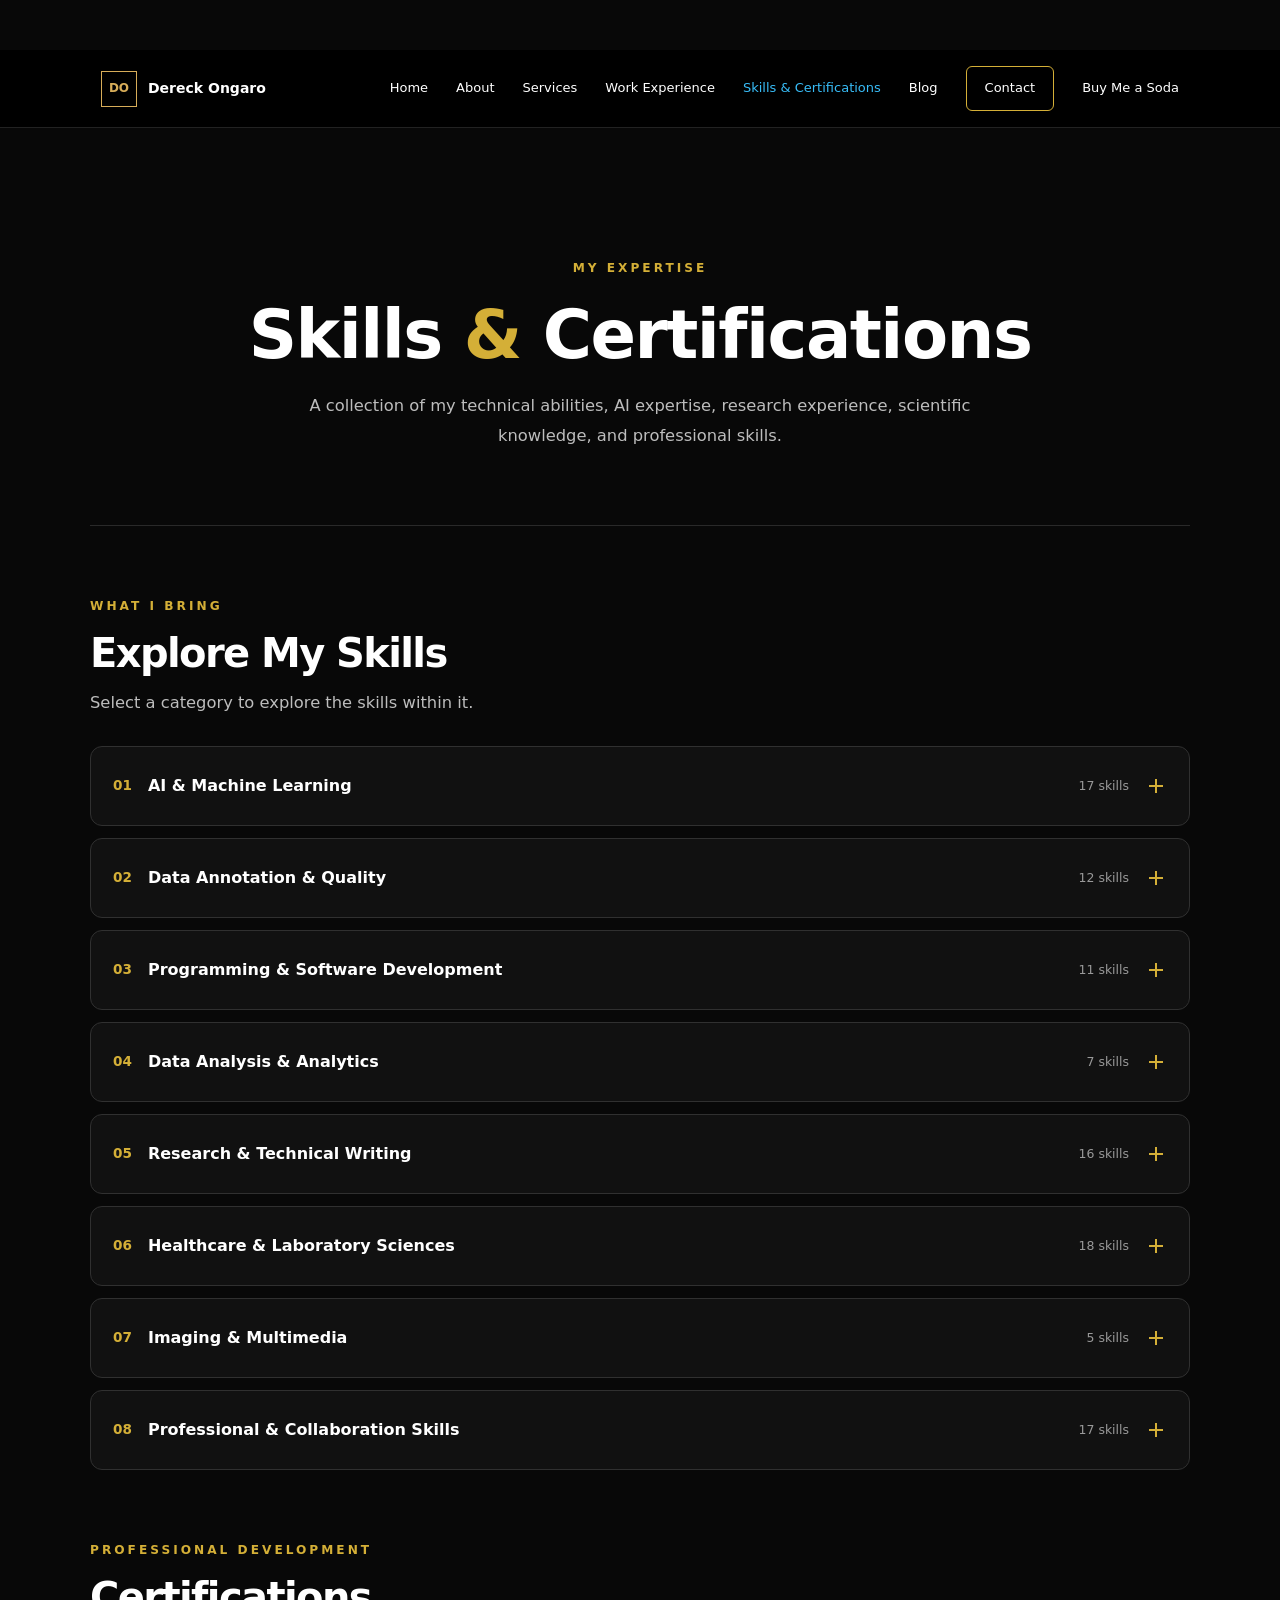
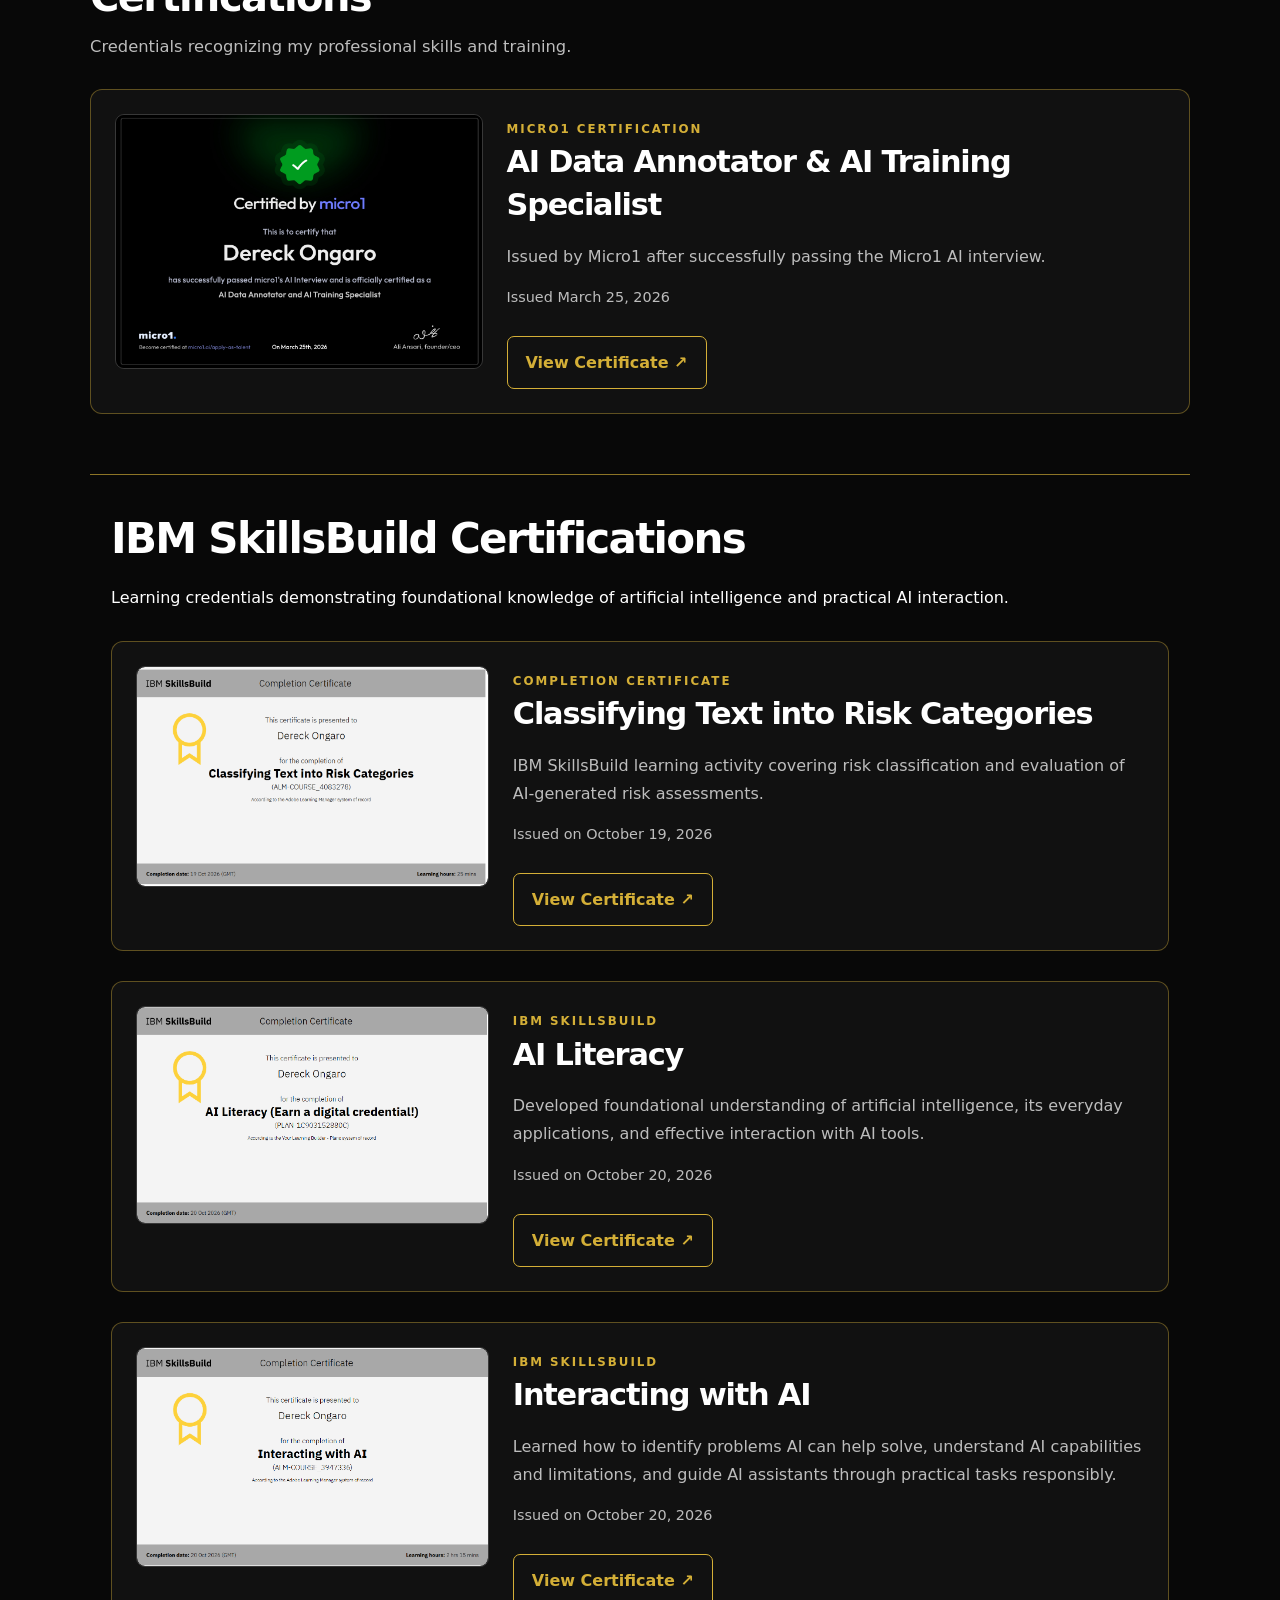
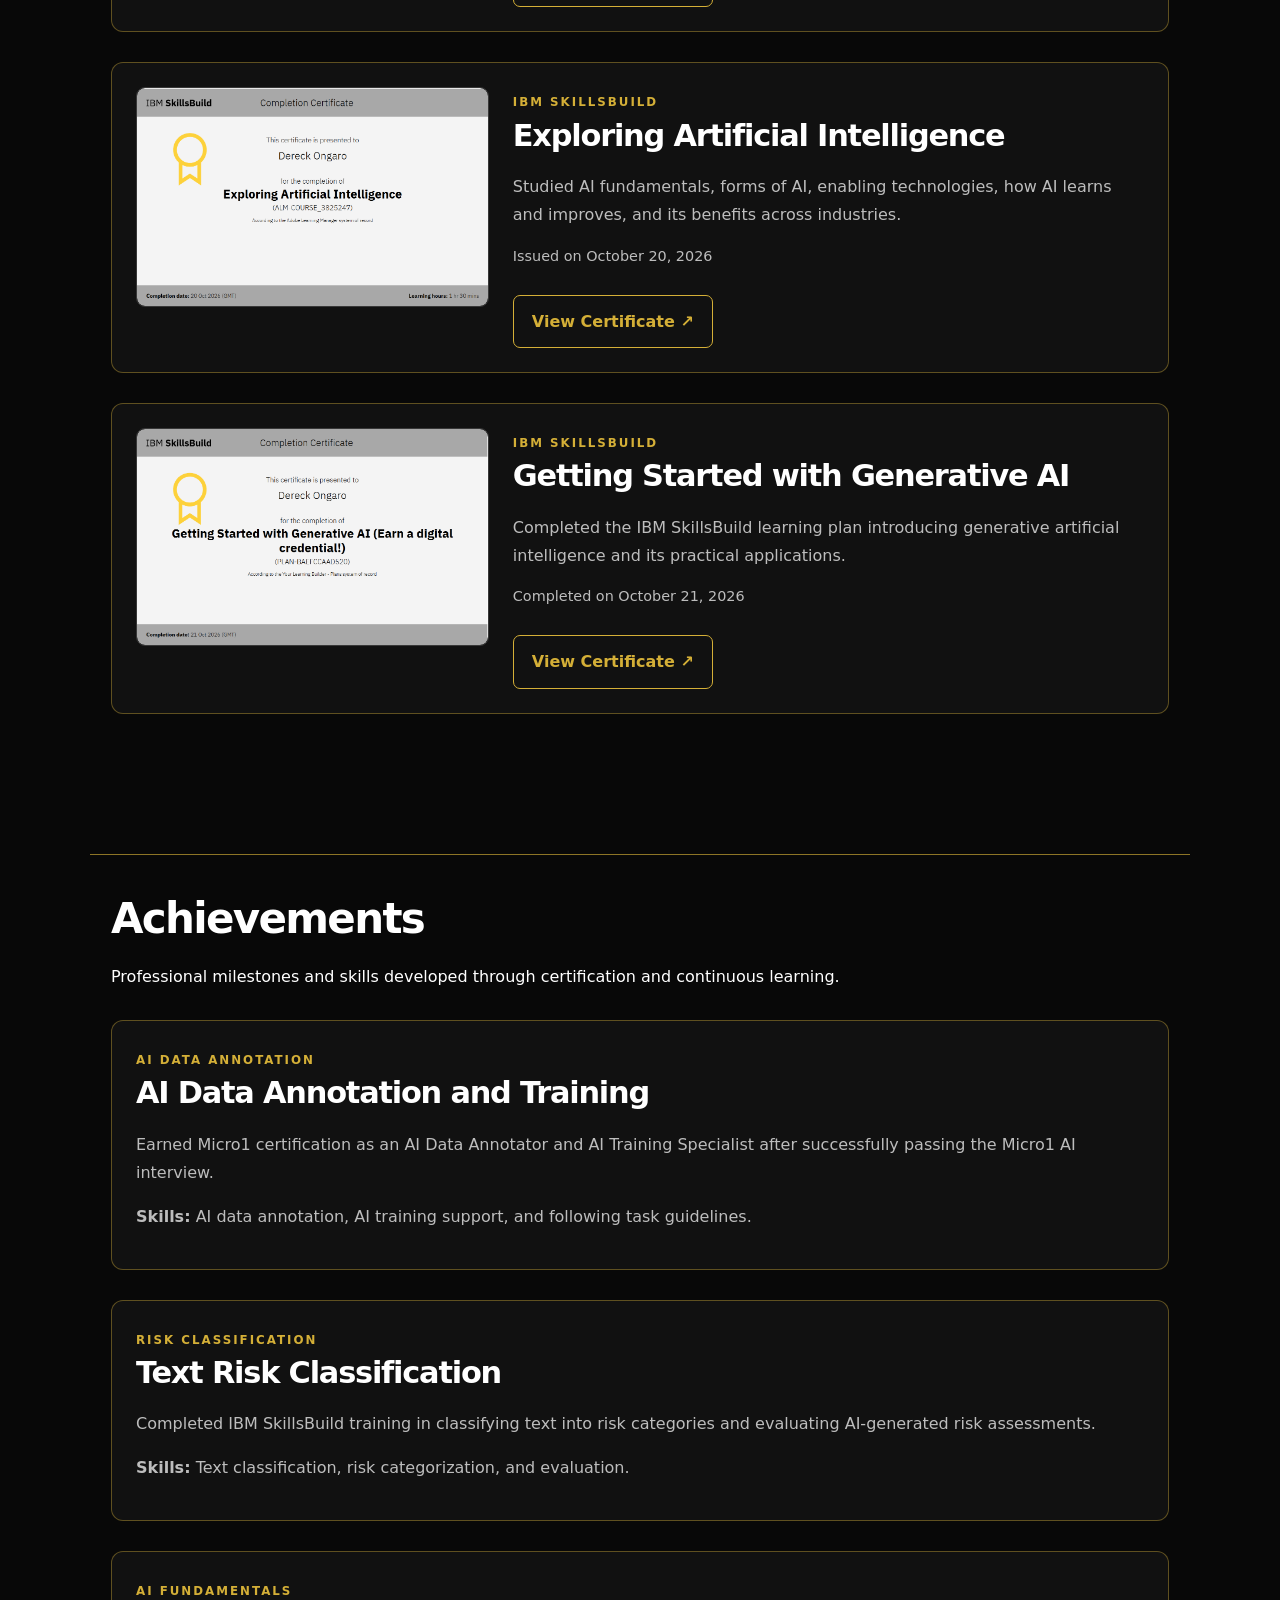
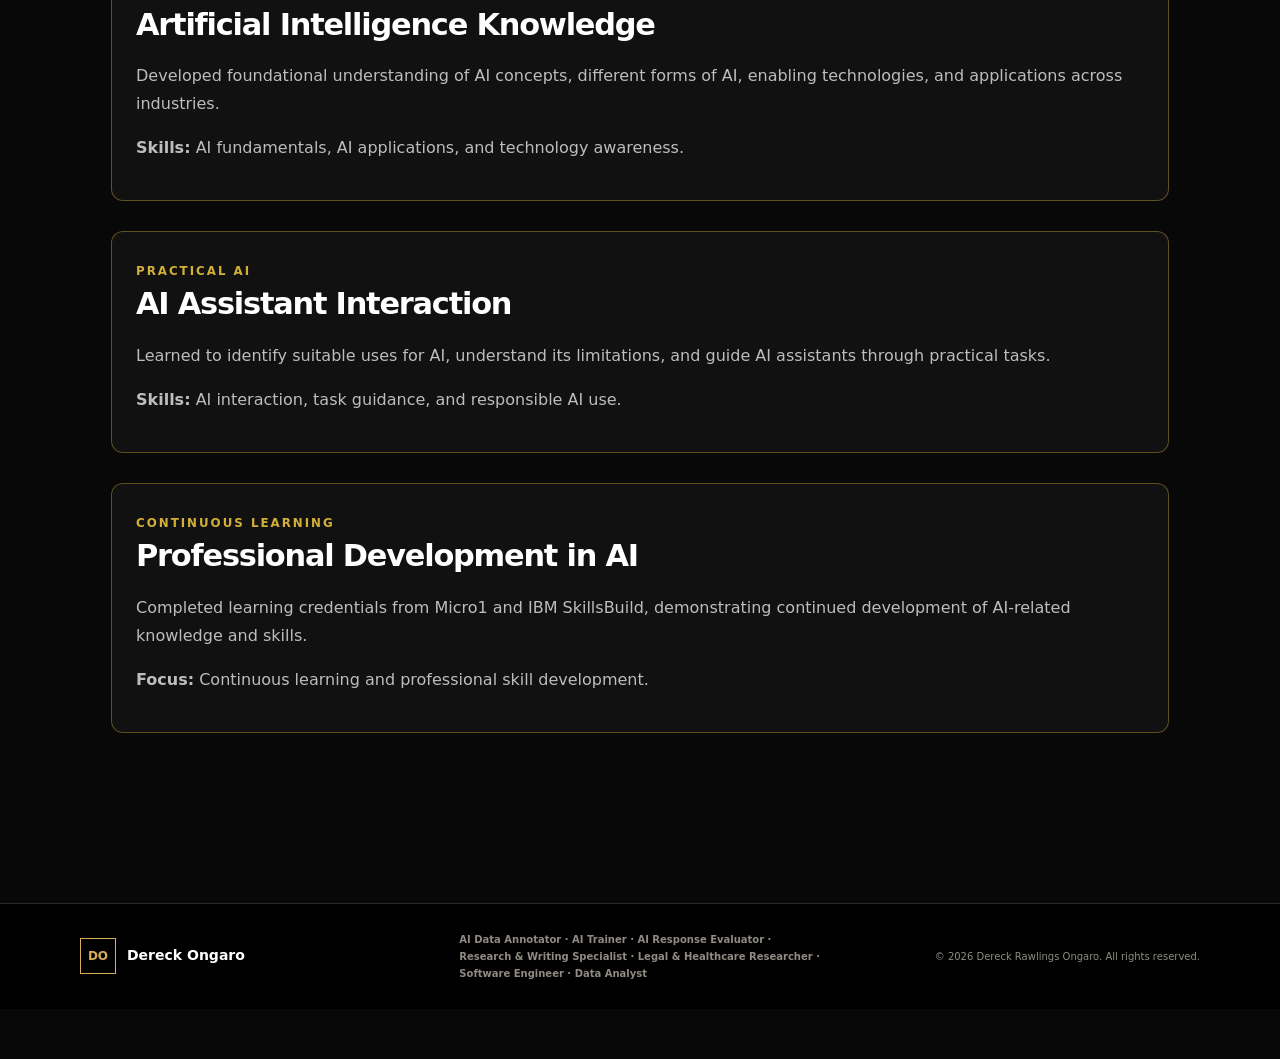
<file: skills.html>
<!doctype html>
<html lang="en">
<head>
  <meta charset="UTF-8">
  <meta name="viewport" content="width=device-width, initial-scale=1.0">
  <meta name="description" content="Explore Dereck Ongaro's AI, data annotation, programming, research, healthcare, laboratory, and professional skills, plus his Micro1 certification.">
  <title>Skills & Certifications | Dereck Ongaro</title>
  <link rel="stylesheet" href="assets/style.css">
  <link rel="icon" href="favicon.png" type="image/png">
</head>

<body class="skills-page">

  <header class="site-header">
    <div class="wrap header-inner">
      <a class="brand" href="index.html">
        <span class="brand-mark">DO</span>
        <span>Dereck Ongaro</span>
      </a>

      <nav class="site-nav" aria-label="Main navigation">
        <a href="index.html">Home</a>
        <a href="about.html">About</a>
        <a href="services.html">Services</a>
        <a href="experience.html">Work Experience</a>
        <a href="skills.html" class="active">Skills & Certifications</a>
        <a href="blog.html">Blog</a>
        <a href="contact.html">Contact</a>
        <a href="soda.html">Buy Me a Soda</a>
      </nav>
    </div>
  </header>

  <main class="skills-main">
    <section class="skills-hero">
      <span class="skills-eyebrow">MY EXPERTISE</span>
      <h1>Skills <span>&</span> Certifications</h1>
      <p>
        A collection of my technical abilities, AI expertise, research
        experience, scientific knowledge, and professional skills.
      </p>
    </section>

    <section class="skills-section" aria-labelledby="skills-heading">
      <div class="section-heading">
        <span class="skills-eyebrow">WHAT I BRING</span>
        <h2 id="skills-heading">Explore My Skills</h2>
        <p>Select a category to explore the skills within it.</p>
      </div>

      <div class="skills-accordion">

        <details class="skill-category">
          <summary>
            <span class="category-number">01</span>
            <span class="category-name">AI & Machine Learning</span>
            <span class="category-count">17 skills</span>
            <span class="category-toggle" aria-hidden="true"></span>
          </summary>
          <div class="skill-list">
            <span>Artificial Intelligence (AI)</span>
            <span>Machine Learning</span>
            <span>Deep Learning</span>
            <span>Applied Machine Learning</span>
            <span>Automated Machine Learning (AutoML)</span>
            <span>AI Reasoning Models</span>
            <span>AI Prompting</span>
            <span>Prompt Engineering</span>
            <span>Model Evaluation</span>
            <span>Model Training</span>
            <span>Computational Intelligence</span>
            <span>Knowledge Engineering</span>
            <span>Natural Language Processing (NLP)</span>
            <span>Attention Mechanisms</span>
            <span>AI Transformation</span>
            <span>Data AI</span>
            <span>AIF</span>
          </div>
        </details>

        <details class="skill-category">
          <summary>
            <span class="category-number">02</span>
            <span class="category-name">Data Annotation & Quality</span>
            <span class="category-count">12 skills</span>
            <span class="category-toggle" aria-hidden="true"></span>
          </summary>
          <div class="skill-list">
            <span>Data Annotation</span>
            <span>Data Labeling</span>
            <span>Certified Data Annotator</span>
            <span>Data Validation</span>
            <span>Data Cleaning</span>
            <span>Data Quality Assurance</span>
            <span>Data Quality Control</span>
            <span>Data Monitoring</span>
            <span>Annotation</span>
            <span>Data Pipelines</span>
            <span>Quality Assurance</span>
            <span>Statistical Data Analysis</span>
          </div>
        </details>

        <details class="skill-category">
          <summary>
            <span class="category-number">03</span>
            <span class="category-name">Programming & Software Development</span>
            <span class="category-count">11 skills</span>
            <span class="category-toggle" aria-hidden="true"></span>
          </summary>
          <div class="skill-list">
            <span>Python</span>
            <span>Java</span>
            <span>JavaScript</span>
            <span>SQL</span>
            <span>Software Development</span>
            <span>Mobile Software Development</span>
            <span>Debugging</span>
            <span>Code Review</span>
            <span>Computing</span>
            <span>Computer Science</span>
            <span>Software & Hardware Training</span>
          </div>
        </details>

        <details class="skill-category">
          <summary>
            <span class="category-number">04</span>
            <span class="category-name">Data Analysis & Analytics</span>
            <span class="category-count">7 skills</span>
            <span class="category-toggle" aria-hidden="true"></span>
          </summary>
          <div class="skill-list">
            <span>Data Analysis</span>
            <span>Data Analytics</span>
            <span>Data Visualization</span>
            <span>Statistical Data Analysis</span>
            <span>Clinical Data Analysis</span>
            <span>IBM SPSS</span>
            <span>Data Monitoring</span>
          </div>
        </details>

        <details class="skill-category">
          <summary>
            <span class="category-number">05</span>
            <span class="category-name">Research & Technical Writing</span>
            <span class="category-count">16 skills</span>
            <span class="category-toggle" aria-hidden="true"></span>
          </summary>
          <div class="skill-list">
            <span>Legal Research</span>
            <span>Research Projects</span>
            <span>Research and Development (R&D)</span>
            <span>Research Skills</span>
            <span>Technical Writing</span>
            <span>Technical Documentation</span>
            <span>Report Writing</span>
            <span>Document Review</span>
            <span>Document Preparation</span>
            <span>Design Documents</span>
            <span>Development & Production of Publications</span>
            <span>Editing</span>
            <span>Proofreading</span>
            <span>Creative Writing</span>
            <span>Web Content Writing</span>
            <span>Attention to Detail</span>
          </div>
        </details>

        <details class="skill-category">
          <summary>
            <span class="category-number">06</span>
            <span class="category-name">Healthcare & Laboratory Sciences</span>
            <span class="category-count">18 skills</span>
            <span class="category-toggle" aria-hidden="true"></span>
          </summary>
          <div class="skill-list">
            <span>Healthcare</span>
            <span>Healthcare Information Technology (HIT)</span>
            <span>Medical Terminology</span>
            <span>Medical Diagnostics</span>
            <span>Laboratory Skills</span>
            <span>Laboratory Medicine</span>
            <span>Clinical Microbiology</span>
            <span>Biochemistry</span>
            <span>Biophysical Chemistry</span>
            <span>Biomedical Research</span>
            <span>Clinical Data Analysis</span>
            <span>Biology</span>
            <span>Collaboration in Healthcare</span>
            <span>Information Assurance</span>
            <span>Physical Sciences</span>
            <span>Bioprocessing</span>
            <span>Health and Safety Executive (HSE)</span>
            <span>First Aid</span>
          </div>
        </details>

        <details class="skill-category">
          <summary>
            <span class="category-number">07</span>
            <span class="category-name">Imaging & Multimedia</span>
            <span class="category-count">5 skills</span>
            <span class="category-toggle" aria-hidden="true"></span>
          </summary>
          <div class="skill-list">
            <span>Image Processing</span>
            <span>Imaging Solutions</span>
            <span>Photo Touch-up</span>
            <span>Videography</span>
            <span>Transcription</span>
          </div>
        </details>

        <details class="skill-category">
          <summary>
            <span class="category-number">08</span>
            <span class="category-name">Professional & Collaboration Skills</span>
            <span class="category-count">17 skills</span>
            <span class="category-toggle" aria-hidden="true"></span>
          </summary>
          <div class="skill-list">
            <span>Analytical Skills</span>
            <span>Communication</span>
            <span>Teamwork</span>
            <span>Team Leadership</span>
            <span>International Team Coordination</span>
            <span>International Teams</span>
            <span>Management of Multi-disciplinary Teams</span>
            <span>Time Management</span>
            <span>Multi-tasking & High-volume Workloads</span>
            <span>Tenacious Work Ethic</span>
            <span>Delivery of Projects</span>
            <span>Training Material</span>
            <span>Training Workshops</span>
            <span>E-Learning</span>
            <span>Google Workspace</span>
            <span>Microsoft Office</span>
            <span>Collaboration</span>
          </div>
        </details>

      </div>
    </section>

    <section class="certifications-section" aria-labelledby="certifications-heading">
      <div class="section-heading">
        <span class="skills-eyebrow">PROFESSIONAL DEVELOPMENT</span>
        <h2 id="certifications-heading">Certifications</h2>
        <p>Credentials recognizing my professional skills and training.</p>
      </div>

      <article class="certificate-card">
        <div class="certificate-image-wrap">
          <a
            href="https://micro1-portal-data.s3.amazonaws.com/engineer-certificates/1774479131-0aba55bc-86f6-42ff-87e8-a332312d96d7.jpg"
            target="_blank"
            rel="noopener noreferrer"
            aria-label="Open the original Micro1 certificate"
          >
            <img
  src="assets/micro1-certificate.png"
  alt="Micro1 certificate awarded to Dereck Ongaro for AI Data Annotator and AI Training Specialist"
  loading="lazy"
>
            
          </a>
        </div>

        <div class="certificate-details">
          <span class="certificate-label">MICRO1 CERTIFICATION</span>
          <h3>AI Data Annotator & AI Training Specialist</h3>
          <p>
            Issued by Micro1 after successfully passing the Micro1 AI interview.
          </p>
          <p class="certificate-date">Issued March 25, 2026</p>
          <a
            class="certificate-button"
            href="https://micro1-portal-data.s3.amazonaws.com/engineer-certificates/1774479131-0aba55bc-86f6-42ff-87e8-a332312d96d7.jpg"
            target="_blank"
            rel="noopener noreferrer"
          >
            View Certificate ↗
          </a>
        </div>
      </article> 
    </section>

      
<!-- IBM SKILLSBUILD CERTIFICATIONS -->
<section id="ibm-certifications" class="skills-page">
  <div class="wrap">
    <h2>IBM SkillsBuild Certifications</h2>
    <p>
      Learning credentials demonstrating foundational knowledge
      of artificial intelligence and practical AI interaction.
    </p>

    <div class="certificate-grid">

      <!-- Classifying Text into Risk Categories -->
      <article class="certificate-card">
        <div class="certificate-image-wrap">
          <a
            href="assets/ibm-risk-classification-certificate.png"
            target="_blank"
            rel="noopener noreferrer"
            aria-label="Open the full-size IBM SkillsBuild risk classification certificate image"
          >
            <img
              src="assets/ibm-risk-classification-certificate.png"
              alt="IBM SkillsBuild completion certificate awarded to Dereck Ongaro for Classifying Text into Risk Categories"
              loading="lazy"
            >
          </a>
        </div>

        <div class="certificate-details">
          <span class="certificate-label">COMPLETION CERTIFICATE</span>
          <h3>Classifying Text into Risk Categories</h3>
          <p>
            IBM SkillsBuild learning activity covering risk classification
            and evaluation of AI-generated risk assessments.
          </p>
          <p class="certificate-date">Issued on October 19, 2026</p>
          <a
            class="certificate-button"
            href="https://skills.yourlearning.ibm.com/certificate/ALM-COURSE_4083278"
            target="_blank"
            rel="noopener noreferrer"
          >
            View Certificate ↗
          </a>
        </div>
      </article>

      <!-- AI Literacy -->
      <article class="certificate-card">
        <div class="certificate-image-wrap">
          <a
            href="assets/ibm-ai-literacy.png"
            target="_blank"
            rel="noopener noreferrer"
            aria-label="Open the full-size IBM SkillsBuild AI Literacy certificate image"
          >
            <img
              src="assets/ibm-ai-literacy.png"
              alt="IBM SkillsBuild AI Literacy credential"
              loading="lazy"
            >
          </a>
        </div>

        <div class="certificate-details">
          <span class="certificate-label">IBM SKILLSBUILD</span>
          <h3>AI Literacy</h3>
          <p>
            Developed foundational understanding of artificial
            intelligence, its everyday applications, and effective
            interaction with AI tools.
          </p>
          <p class="certificate-date">Issued on October 20, 2026</p>
          <a
            class="certificate-button"
            href="https://skills.yourlearning.ibm.com/certificate/PLAN-1C903152880C"
            target="_blank"
            rel="noopener noreferrer"
          >
            View Certificate ↗
          </a>
        </div>
      </article>

      <!-- Interacting with AI -->
      <article class="certificate-card">
        <div class="certificate-image-wrap">
          <a
            href="assets/ibm-interacting-with-ai.png"
            target="_blank"
            rel="noopener noreferrer"
            aria-label="Open the full-size IBM SkillsBuild Interacting with AI certificate image"
          >
            <img
              src="assets/ibm-interacting-with-ai.png"
              alt="IBM SkillsBuild Interacting with AI credential"
              loading="lazy"
            >
          </a>
        </div>

        <div class="certificate-details">
          <span class="certificate-label">IBM SKILLSBUILD</span>
          <h3>Interacting with AI</h3>
          <p>
            Learned how to identify problems AI can help solve,
            understand AI capabilities and limitations, and guide
            AI assistants through practical tasks responsibly.
          </p>
          <p class="certificate-date">Issued on October 20, 2026</p>
          <a
            class="certificate-button"
            href="https://skills.yourlearning.ibm.com/certificate/ALM-COURSE_3947336"
            target="_blank"
            rel="noopener noreferrer"
          >
            View Certificate ↗
          </a>
        </div>
      </article>

      <!-- Exploring Artificial Intelligence -->
      <article class="certificate-card">
        <div class="certificate-image-wrap">
          <a
            href="assets/ibm-exploring-ai.png"
            target="_blank"
            rel="noopener noreferrer"
            aria-label="Open the full-size IBM SkillsBuild Exploring Artificial Intelligence certificate image"
          >
            <img
              src="assets/ibm-exploring-ai.png"
              alt="IBM SkillsBuild Exploring Artificial Intelligence credential"
              loading="lazy"
            >
          </a>
        </div>

        <div class="certificate-details">
          <span class="certificate-label">IBM SKILLSBUILD</span>
          <h3>Exploring Artificial Intelligence</h3>
          <p>
            Studied AI fundamentals, forms of AI, enabling technologies,
            how AI learns and improves, and its benefits across industries.
          </p>
          <p class="certificate-date">Issued on October 20, 2026</p>
          <a
            class="certificate-button"
            href="https://skills.yourlearning.ibm.com/certificate/ALM-COURSE_3825247"
            target="_blank"
            rel="noopener noreferrer"
          >
            View Certificate ↗
          </a>
        </div>
      </article>

      <!-- Getting Started with Generative AI -->
<article class="certificate-card">
  <div class="certificate-image-wrap">
    <a
      href="assets/ibm-getting-started-generative-ai.png"
      target="_blank"
      rel="noopener noreferrer"
      aria-label="Open the full-size IBM SkillsBuild Getting Started with Generative AI certificate image"
    >
      <img
        src="assets/ibm-getting-started-generative-ai.png"
        alt="IBM SkillsBuild completion certificate awarded to Dereck Ongaro for Getting Started with Generative AI"
        loading="lazy"
      >
    </a>
  </div>

  <div class="certificate-details">
    <span class="certificate-label">IBM SKILLSBUILD</span>
    <h3>Getting Started with Generative AI</h3>
    <p>
      Completed the IBM SkillsBuild learning plan introducing
      generative artificial intelligence and its practical applications.
    </p>
    <p class="certificate-date">Completed on October 21, 2026</p>
    <a
      class="certificate-button"
      href="https://skills.yourlearning.ibm.com/certificate/PLAN-BAEFCCAAD520"
      target="_blank"
      rel="noopener noreferrer"
    >
      View Certificate ↗
    </a>
  </div>
</article>

    </div>
  </div>
</section>



<!-- ACHIEVEMENTS SECTION -->
<section id="achievements" class="skills-page">
  <div class="wrap">
    <h2>Achievements</h2>
    <p>
      Professional milestones and skills developed through
      certification and continuous learning.
    </p>

    <div class="certificate-grid">

      <article class="certificate-card">
        <div class="certificate-details">
          <span class="certificate-label">AI DATA ANNOTATION</span>
          <h3>AI Data Annotation and Training</h3>
          <p>
            Earned Micro1 certification as an AI Data Annotator
            and AI Training Specialist after successfully passing
            the Micro1 AI interview.
          </p>
          <p><strong>Skills:</strong> AI data annotation, AI training support, and following task guidelines.</p>
        </div>
      </article>

      <article class="certificate-card">
        <div class="certificate-details">
          <span class="certificate-label">RISK CLASSIFICATION</span>
          <h3>Text Risk Classification</h3>
          <p>
            Completed IBM SkillsBuild training in classifying text
            into risk categories and evaluating AI-generated
            risk assessments.
          </p>
          <p><strong>Skills:</strong> Text classification, risk categorization, and evaluation.</p>
        </div>
      </article>

      <article class="certificate-card">
        <div class="certificate-details">
          <span class="certificate-label">AI FUNDAMENTALS</span>
          <h3>Artificial Intelligence Knowledge</h3>
          <p>
            Developed foundational understanding of AI concepts,
            different forms of AI, enabling technologies, and
            applications across industries.
          </p>
          <p><strong>Skills:</strong> AI fundamentals, AI applications, and technology awareness.</p>
        </div>
      </article>

      <article class="certificate-card">
        <div class="certificate-details">
          <span class="certificate-label">PRACTICAL AI</span>
          <h3>AI Assistant Interaction</h3>
          <p>
            Learned to identify suitable uses for AI, understand
            its limitations, and guide AI assistants through
            practical tasks.
          </p>
          <p><strong>Skills:</strong> AI interaction, task guidance, and responsible AI use.</p>
        </div>
      </article>

      <article class="certificate-card">
        <div class="certificate-details">
          <span class="certificate-label">CONTINUOUS LEARNING</span>
          <h3>Professional Development in AI</h3>
          <p>
            Completed learning credentials from Micro1 and IBM
            SkillsBuild, demonstrating continued development
            of AI-related knowledge and skills.
          </p>
          <p><strong>Focus:</strong> Continuous learning and professional skill development.</p>
        </div>
      </article>

    </div>
  </div>
</section>

    
  </main>

  <footer class="site-footer"><div class="wrap footer-inner"><a class="brand" href="index.html"><span class="brand-mark">DO</span><span>Dereck Ongaro</span></a><p><strong>AI Data Annotator · AI Trainer · AI Response Evaluator · Research & Writing Specialist · Legal & Healthcare Researcher · Software Engineer · Data Analyst </strong></p><p class="copyright">© <span data-year></span> Dereck Rawlings Ongaro. All rights reserved.</p></div></footer>

  <script src="assets/script.js"></script>
  <script>
    // Allow only one skill category to remain open at a time.
    document.querySelectorAll(".skill-category").forEach((category) => {
      category.addEventListener("toggle", () => {
        if (category.open) {
          document.querySelectorAll(".skill-category").forEach((other) => {
            if (other !== category) {
              other.open = false;
            }
          });
        }
      });
    });
  </script>

</body>
</html>
</file>
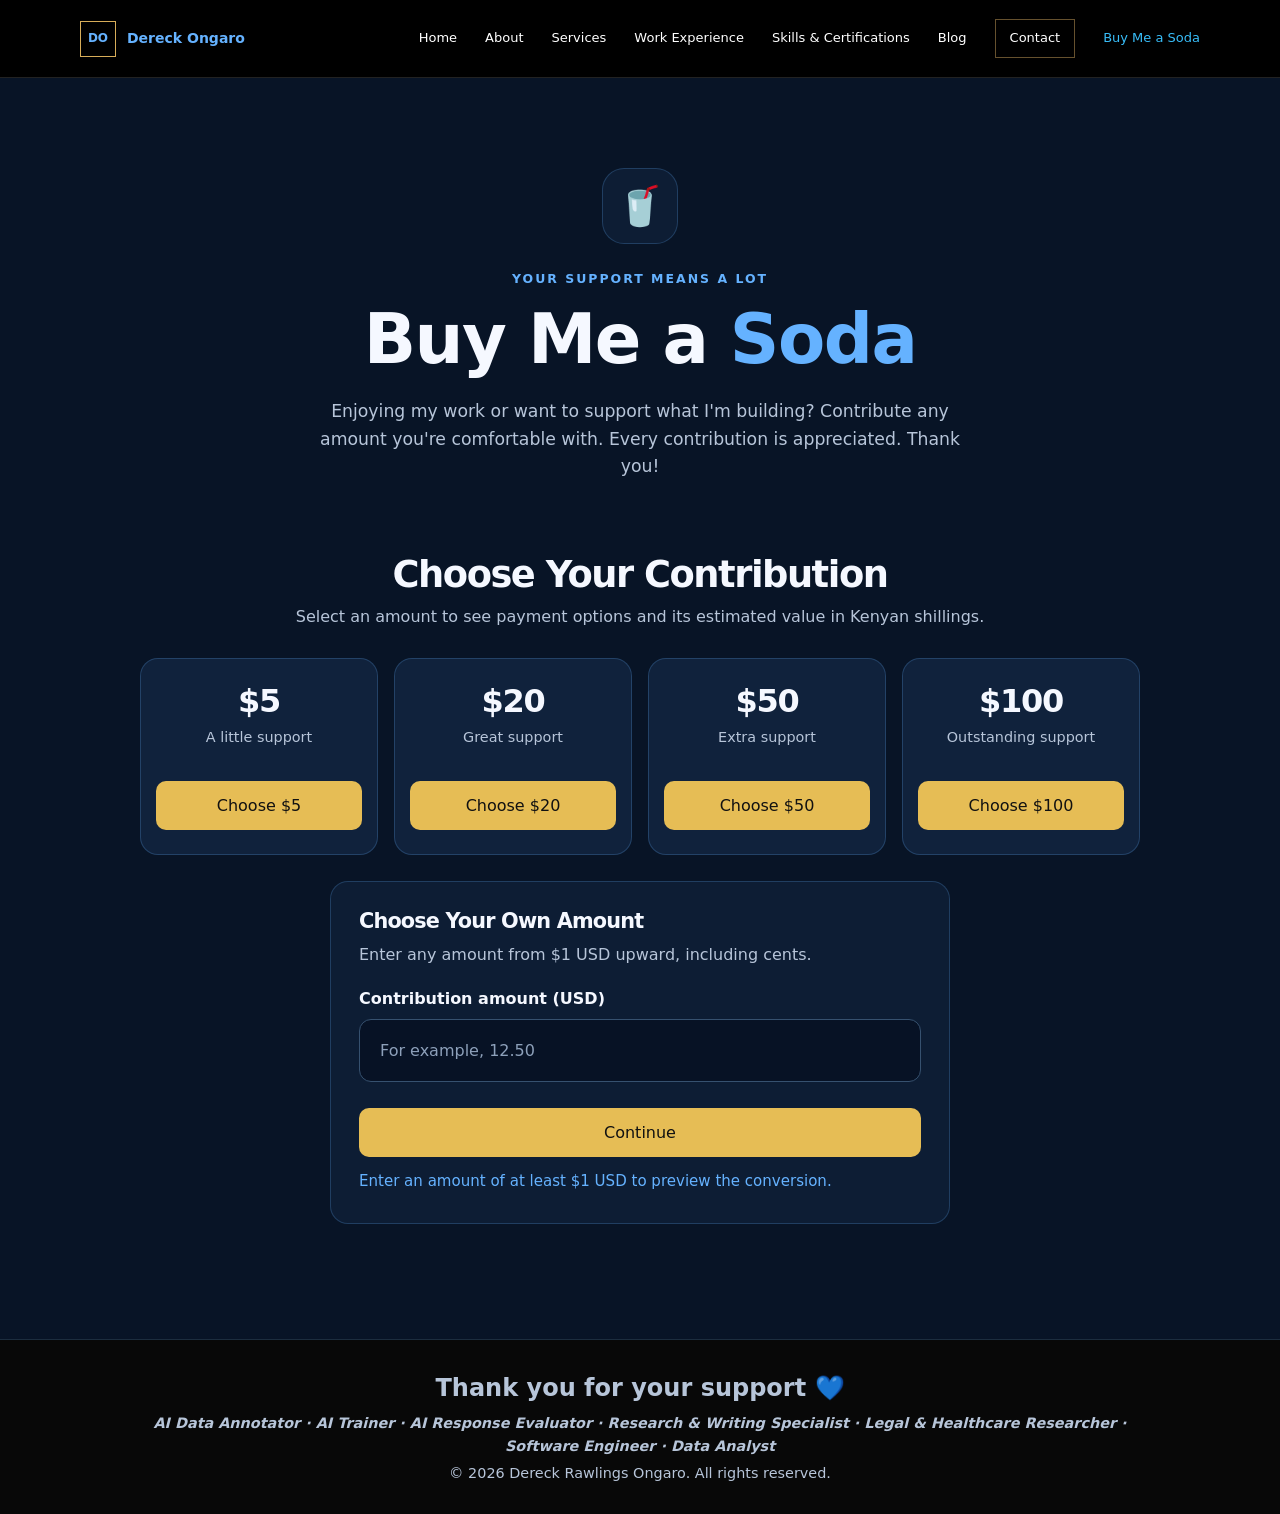
<file: soda.html>
<!doctype html>
<html lang="en">
<head>
  <meta charset="UTF-8">
  <meta name="viewport" content="width=device-width, initial-scale=1.0">
  <meta name="theme-color" content="#081426">

  <title>Buy Me a Soda | Dereck Ongaro</title>
  <meta name="description" content="Support Dereck Ongaro through PayPal or M-PESA.">

  <link rel="icon" href="/favicon.png" type="image/png">
  <link rel="shortcut icon" href="/favicon.png" type="image/png">

  <link rel="stylesheet" href="assets/style.css">
  <script src="assets/script.js" defer></script>
</head>

<body class="soda-page">
    <header class="site-header">
    <a class="brand" href="index.html">
      <span class="brand-mark">DO</span>
      <span>Dereck Ongaro</span>
    </a>

    <button class="menu-toggle" aria-label="Open navigation" aria-expanded="false">☰</button>

    <nav class="site-nav" aria-label="Main navigation"><a href="index.html">Home</a><a class="" href="about.html">About</a><a class="" href="services.html">Services</a><a href="experience.html">Work Experience</a><a href="skills.html">Skills & Certifications</a><a class="" href="blog.html">Blog</a><a class="nav-contact" href="contact.html">Contact</a><a class="active" href="soda.html">Buy Me a Soda</a></nav>
  </header>

  <main>
    <section class="soda-hero">
      <div class="soda-container">
        <div class="soda-hero-icon" aria-hidden="true">🥤</div>
        <p class="soda-eyebrow">Your support means a lot</p>
        <h1>Buy Me a <span>Soda</span></h1>
        <p class="soda-hero-description">
          Enjoying my work or want to support what I'm building?
          Contribute any amount you're comfortable with.
          Every contribution is appreciated. Thank you!
        </p>
      </div>
    </section>

    <section class="soda-support-section" id="amounts-section">
      <div class="soda-container">
        <div class="soda-section-heading">
          <h2>Choose Your Contribution</h2>
          <p>Select an amount to see payment options and its estimated value in Kenyan shillings.</p>
        </div>

        <div class="soda-amount-grid">
          <article class="soda-amount-card">
            <h3>$5</h3>
            <p>A little support</p>
            <button class="soda-button" type="button" data-soda-amount="5">Choose $5</button>
          </article>

          <article class="soda-amount-card">
            <h3>$20</h3>
            <p>Great support</p>
            <button class="soda-button" type="button" data-soda-amount="20">Choose $20</button>
          </article>

          <article class="soda-amount-card">
            <h3>$50</h3>
            <p>Extra support</p>
            <button class="soda-button" type="button" data-soda-amount="50">Choose $50</button>
          </article>

          <article class="soda-amount-card">
            <h3>$100</h3>
            <p>Outstanding support</p>
            <button class="soda-button" type="button" data-soda-amount="100">Choose $100</button>
          </article>
        </div>

        <div class="soda-custom-box">
          <h3>Choose Your Own Amount</h3>
          <p>Enter any amount from $1 USD upward, including cents.</p>

          <form id="custom-amount-form">
            <label for="custom-amount">Contribution amount (USD)</label>

            <div class="soda-custom-input-row">
              <input
                id="custom-amount"
                name="amount"
                type="number"
                min="1"
                max="1000000"
                step="0.01"
                placeholder="For example, 12.50"
                inputmode="decimal"
                required
              >

              <button class="soda-button" type="submit">Continue</button>
            </div>

            <p class="soda-custom-preview" id="custom-preview" aria-live="polite">
              Your estimated KSh equivalent will appear here.
            </p>
          </form>
        </div>

        
      </div>
    </section>
  </main>

  <footer class="site-footer">
    <div class="soda-container">
      <p style="font-size: 24px;"><b>Thank you for your support 💙</b></p>
      <p><strong><em>AI Data Annotator · AI Trainer · AI Response Evaluator · Research & Writing Specialist · Legal & Healthcare Researcher · Software Engineer · Data Analyst</em></strong></p>
      <p>© <span id="soda-current-year"></span> Dereck Rawlings Ongaro. All rights reserved.</p>
    
    </div>
  </footer>

  <dialog id="payment-modal" class="soda-modal" aria-labelledby="payment-title">
    <div class="soda-modal-inner">
      <div class="soda-modal-header">
        <div>
          <p class="soda-eyebrow">SUPPORT DERECK ONGARO</p>
          <h2 id="payment-title">Complete Your Contribution</h2>
        </div>

        <button
          type="button"
          class="soda-modal-close"
          id="close-modal"
          aria-label="Close payment window"
        >×</button>
      </div>

      <section class="soda-conversion-box" aria-label="Currency conversion">
        <p class="soda-conversion-label">Your contribution and estimated conversion</p>

        <div class="soda-conversion-values">
          <div class="soda-conversion-side">
            <span class="soda-conversion-currency">US dollars</span>
            <strong id="payment-usd" class="soda-conversion-value">$5.00</strong>
          </div>

          <span class="soda-conversion-equals" aria-hidden="true">=</span>

          <div class="soda-conversion-side">
            <span class="soda-conversion-currency">Kenyan shillings</span>
            <strong id="payment-kes" class="soda-conversion-value">Loading...</strong>
          </div>
        </div>

        <p id="exchange-rate-note" class="soda-rate-note" aria-live="polite">
          Fetching the latest available exchange rate...
        </p>

        <button type="button" class="soda-retry-button" id="retry-rate">
          Retry exchange rate
        </button>
      </section>

      <div class="soda-payment-grid">
        <section class="soda-payment-card">
          <p class="soda-eyebrow">INTERNATIONAL PAYMENT</p>
          <h3>PayPal</h3>
          <p>Use this email address for your PayPal contribution.</p>

          <div class="soda-payment-detail" id="paypal-email">
            wakiliongaro@gmail.com
          </div>

          <button type="button" class="soda-button soda-copy-button" data-copy="paypal-email">
            Copy PayPal Email
          </button>
        </section>

        <section class="soda-payment-card">
          <p class="soda-eyebrow">KENYA</p>
          <h3>M-PESA</h3>
          <p>Use this number for your M-PESA contribution.</p>

          <div class="soda-payment-detail" id="mpesa-number">
            0713500754
          </div>

          <button type="button" class="soda-button soda-copy-button" data-copy="mpesa-number">
            Copy M-PESA Number
          </button>
        </section>
      </div>

     

      <button type="button" class="soda-button soda-back-button" id="back-to-amounts">
        ← Back to amounts
      </button>
    </div>
  </dialog>
</body>
</html>
</file>
<file: assets/style.css>
:root{--bg:#090909;--panel:#12110f;--text:#f5f2eb;--muted:#aaa69e;--gold:#d7ad59;--gold2:#f0cf83;--line:#302b22;--max:1120px}*{box-sizing:border-box}html{scroll-behavior:smooth}body{margin:0;background:var(--bg);color:var(--text);font:16px/1.7 Inter,system-ui,-apple-system,"Segoe UI",sans-serif}a{color:inherit;text-decoration:none}a:focus-visible,button:focus-visible,input:focus-visible,textarea:focus-visible{outline:2px solid var(--gold2);outline-offset:3px}.wrap{width:min(var(--max),calc(100% - 42px));margin:auto}.site-header{height:78px;padding:0 max(21px,calc((100vw - var(--max))/2));display:flex;align-items:center;justify-content:space-between;border-bottom:1px solid #222;position:sticky;top:0;background:#090909f5;z-index:10}.brand{display:flex;align-items:center;gap:11px;font-size:14px;font-weight:750}.brand-mark{width:36px;height:36px;border:1px solid var(--gold);display:grid;place-items:center;color:var(--gold);font-size:12px}.site-nav{display:flex;align-items:center;gap:28px;font-size:13px;color:#c8c4bc}.site-nav a:hover,.site-nav a.active{color:var(--gold2)}.nav-contact{border:1px solid #66512e;padding:8px 14px}.menu-toggle{display:none;background:none;color:var(--gold);border:1px solid var(--line);padding:5px 10px;font-size:20px}.eyebrow{font-size:10px;letter-spacing:.19em;font-weight:800;color:var(--gold);margin:0 0 17px}.gold{color:var(--gold2)}h1,h2,h3{line-height:1.15;letter-spacing:-.04em}h1{font-size:clamp(42px,6vw,72px);font-weight:650;margin:0 0 22px}h2{font-size:clamp(28px,3.5vw,42px);font-weight:620;margin:0 0 20px}h3{font-size:20px;margin:0 0 12px}.lead{color:#b9b5ad;max-width:660px;line-height:1.9;font-size:15px}.button{display:inline-flex;align-items:center;gap:13px;padding:12px 18px;font-size:12px;font-weight:750;border:1px solid transparent;cursor:pointer}.button-gold{background:var(--gold);color:#111}.button-outline{border-color:#4a453a;color:var(--text)}.button:hover{filter:brightness(1.08)}.actions{display:flex;gap:12px;flex-wrap:wrap;margin-top:28px}.hero{min-height:590px;display:grid;grid-template-columns:1.08fr .92fr;gap:45px;align-items:center;padding-top:50px;padding-bottom:60px}.hero-art{height:370px;display:grid;place-items:center;position:relative;overflow:hidden;background:radial-gradient(ellipse at center,#292116,#11100e 55%,#090909)}.monogram{font-size:clamp(100px,14vw,165px);font-weight:750;letter-spacing:-.1em;color:var(--gold2);padding-right:.1em}.orbit{position:absolute;border:1px solid #9e7b3b45;border-radius:50%;width:310px;height:310px;transform:rotate(-25deg) scaleY(.48)}.orbit.two{width:390px;height:390px;transform:rotate(58deg) scaleY(.46)}.art-caption{position:absolute;bottom:19px;left:20px;font-size:10px;color:#b5aea0}.dot{display:inline-block;width:6px;height:6px;background:var(--gold);border-radius:50%;margin-right:7px}.hero-links,.social-links{display:flex;gap:22px;margin-top:27px;font-size:12px;color:#aaa69e}.hero-links a:hover,.social-links a:hover{color:var(--gold2)}.ticker{padding:16px 0;border-block:1px solid #29251e;background:#0d0c0a;display:flex;justify-content:space-around;gap:22px;flex-wrap:wrap;font-size:10px;letter-spacing:.15em;font-weight:750;color:#bcb6a9}.ticker b{color:var(--gold)}.section{padding:88px 0 92px}.section-head{display:flex;align-items:end;justify-content:space-between;gap:35px;margin-bottom:35px}.muted{color:var(--muted)}.card-grid{display:grid;grid-template-columns:repeat(3,1fr);gap:15px}.card{border:1px solid var(--line);background:linear-gradient(145deg,#141310,#0f0f0e);padding:27px}.card .num{font-size:11px;color:var(--gold);border-bottom:1px solid #403624;padding-bottom:17px;margin-bottom:22px}.card p{font-size:13px;color:var(--muted);line-height:1.85}.text-link{font-size:11px;color:var(--gold2);font-weight:750}.band{background:#12110e;border-block:1px solid #2b261d;padding:48px 0}.band-inner{display:grid;grid-template-columns:1fr 1fr auto;gap:30px;align-items:center}.band p{font-size:13px;color:var(--muted);line-height:1.9}.page-hero{padding:85px 0 45px}.page-hero h1{max-width:850px}.about-layout,.contact-layout{display:grid;grid-template-columns:.8fr 1.2fr;gap:60px;padding-top:25px;padding-bottom:90px}.about-art{height:330px;display:grid;place-items:center;background:radial-gradient(ellipse,#292116,#11100e 60%);border:1px solid var(--line);color:var(--gold2);font-size:90px;font-weight:750;letter-spacing:-.1em}.prose p,.service-row p{font-size:14px;color:#b5b1a9;line-height:1.95}.timeline{border-left:1px solid #6a512b;margin:35px 0 0 10px;padding-left:27px}.timeline-item{position:relative;padding:0 0 27px}.timeline-item:before{content:"";position:absolute;left:-32px;top:7px;width:8px;height:8px;border-radius:50%;background:var(--gold)}.timeline-meta{font-size:10px;letter-spacing:.12em;color:var(--gold);text-transform:uppercase}.timeline-item h3{margin:4px 0}.section-muted{background:#10100e;border-block:1px solid #24221d}.service-row{display:grid;grid-template-columns:70px 1fr;gap:25px;padding:37px 0;border-bottom:1px solid #29261f;scroll-margin-top:90px}.service-number{font-size:32px;color:#75603a}.tag-list{display:flex;flex-wrap:wrap;gap:8px;margin-top:17px}.tag-list span{font-size:10px;padding:5px 10px;border:1px solid #383126;color:#c6b99f}.blog-note{display:grid;grid-template-columns:55px 1fr;gap:20px;padding:30px;border:1px solid #3c3020;background:#15120e;margin-bottom:25px}.blog-star{font-size:30px;color:var(--gold)}.blog-grid{display:grid;grid-template-columns:repeat(3,1fr);gap:15px}.blog-card{border:1px solid var(--line);padding:24px;background:#111}.blog-card small{font-size:9px;letter-spacing:.14em;color:var(--gold)}.blog-card p{font-size:12px;color:var(--muted)}.coming{font-size:10px;color:#a69a82;border-top:1px solid #3b3428;padding-top:10px}.contact-layout{grid-template-columns:.95fr 1.05fr;gap:60px}.contact-method{display:flex;gap:14px;align-items:center;padding:16px 0;border-bottom:1px solid #28251f}.contact-symbol{width:38px;height:38px;border:1px solid #554326;color:var(--gold);display:grid;place-items:center}.contact-method small{display:block;font-size:9px;letter-spacing:.16em;color:#8e887d}.contact-method strong{font-size:13px;font-weight:600;overflow-wrap:anywhere}.contact-form{border:1px solid var(--line);background:#11110f;padding:28px}.contact-form label{display:block;font-size:11px;margin:15px 0 6px}.contact-form input,.contact-form textarea{width:100%;padding:12px;border:1px solid #36332c;background:#0b0b0a;color:var(--text);font:inherit;font-size:12px}.contact-form textarea{resize:vertical}.form-note,.form-status{font-size:11px;color:#a69f92}.contact-form button{margin-top:18px}.site-footer{border-top:1px solid #27231d;padding:27px 0;background:#080808}.footer-inner{display:grid;grid-template-columns:1fr 1fr 1fr;gap:18px;align-items:center}.footer-inner p{font-size:10px;color:#8f8b83;margin:0}.copyright{text-align:right}.skip-link{position:absolute;left:-999px;top:5px}.skip-link:focus{left:10px;background:var(--gold);color:#111;padding:8px;z-index:20}@media(max-width:820px){.site-header{height:70px}.menu-toggle{display:block}.site-nav{display:none;position:absolute;top:69px;left:0;right:0;background:#0d0d0c;padding:16px 22px 22px;flex-direction:column;align-items:stretch;gap:0;border-bottom:1px solid var(--line)}.site-nav.open{display:flex}.site-nav a{padding:11px 0}.nav-contact{text-align:center;margin-top:7px}.hero{grid-template-columns:1fr;gap:30px;padding-top:42px}.hero-art{height:290px;order:-1}.card-grid,.blog-grid{grid-template-columns:1fr}.section-head{align-items:flex-start;flex-direction:column}.band-inner{grid-template-columns:1fr;gap:10px}.about-layout,.contact-layout{grid-template-columns:1fr;gap:30px}.service-row{grid-template-columns:45px 1fr;gap:13px}.footer-inner{grid-template-columns:1fr;gap:12px}.copyright{text-align:left}.page-hero{padding-top:65px}.ticker{justify-content:center}.blog-note{grid-template-columns:35px 1fr}}@media(prefers-reduced-motion:reduce){html{scroll-behavior:auto}}



/* ===== DERECK ONGARO PAGE TRANSITION LOADER ===== */

.page-loader {
  position: fixed;
  inset: 0;
  z-index: 99999;
  display: flex;
  flex-direction: column;
  align-items: center;
  justify-content: center;
  gap: 18px;
  background: #091426;
  color: #ffffff;
  opacity: 1;
  visibility: visible;
  transition: opacity 0.35s ease, visibility 0.35s ease;
}

.page-loader.is-hidden {
  opacity: 0;
  visibility: hidden;
  pointer-events: none;
}

/* Electric blue loading spinner */
.loader-spinner {
  width: 46px;
  height: 46px;
  border: 3px solid rgba(255, 255, 255, 0.15);
  border-top-color: #3987ff;
  border-right-color: #60a5fa;
  border-radius: 50%;
  animation: dereck-spin 0.8s linear infinite;
}

/* Personal brand message */
.loader-title {
  font-size: 19px;
  font-weight: 800;
  letter-spacing: 0.5px;
  color: #60a5fa;
}

.loader-message {
  font-size: 14px;
  font-weight: 500;
  color: #dbe5f3;
  text-align: center;
  padding: 0 20px;
  animation: dereck-pulse 1.5s ease-in-out infinite;
}

/* Animations */
@keyframes dereck-spin {
  to {
    transform: rotate(360deg);
  }
}

@keyframes dereck-pulse {
  0%, 100% {
    opacity: 0.65;
  }
  50% {
    opacity: 1;
  }
}

/* Mobile responsiveness */
@media (max-width: 600px) {
  .loader-spinner {
    width: 40px;
    height: 40px;
  }

  .loader-title {
    font-size: 17px;
  }

  .loader-message {
    font-size: 13px;
  }
}

/* Respect reduced-motion preferences */
@media (prefers-reduced-motion: reduce) {
  .loader-spinner,
  .loader-message {
    animation: none;
  }

  .page-loader {
    transition: none;
  }
}



.social-links {
  display: flex;
  align-items: center;
  gap: 18px;
}

.social-links a {
  display: inline-flex;
  align-items: center;
  justify-content: center;
  width: 44px;
  height: 44px;
  border: 1px solid rgba(96, 165, 250, 0.35);
  border-radius: 50%;
  color: #ffffff;
  font-size: 21px;
  text-decoration: none;
  transition: color 0.25s ease,
              background 0.25s ease,
              transform 0.25s ease;
}

.social-links a:hover {
  color: #ffffff;
  background: #2563eb;
  transform: translateY(-3px);
}

/* Slightly larger social media icons */
.hero-links a i {
  font-size: 1.4em;
  margin-right: 5px;
}


/* Social icons: original brand colors */
.hero-links a .fa-linkedin {
  color: #0A66C2;
}

.hero-links a .fa-github {
  color: #ffffff;
}

.hero-links a .fa-x-twitter {
  color: #ffffff;
}

.hero-links a .fa-instagram {
  color: #E4405F;
}

.hero-links a .fa-whatsapp {
  color: #25D366;
}

/* Preserve brand colors when hovering */
.hero-links a:hover .fa-linkedin {
  color: #0A66C2;
}

.hero-links a:hover .fa-github,
.hero-links a:hover .fa-x-twitter {
  color: #ffffff;
}

.hero-links a:hover .fa-instagram {
  color: #E4405F;
}

.hero-links a:hover .fa-whatsapp {
  color: #25D366;
}

/* Official social media brand colors */
.social-links .fa-linkedin {
  color: #0A66C2;
}

.social-links .fa-github {
  color: #ffffff;
}

.social-links .fa-x-twitter {
  color: #ffffff;
}

.social-links .fa-instagram {
  color: #E4405F;
}

.social-links .fa-whatsapp {
  color: #25D366;
}

/* Keep brand colors when hovering */
.social-links a:hover i {
  opacity: 0.8;
}


/* =========================================
   BUY ME A SODA PAGE
========================================= */

.soda-page {
  color: #f5f5f5;
}

.soda-page .gold {
  color: #e6bd55;
}

.soda-intro {
  max-width: 780px;
  margin: 0 auto;
  text-align: center;
}

.soda-intro .lead {
  margin: 20px auto;
}

.soda-grid {
  display: grid;
  grid-template-columns: repeat(4, minmax(0, 1fr));
  gap: 20px;
  margin-top: 42px;
}

.soda-card {
  display: flex;
  flex-direction: column;
  min-width: 0;
  padding: 26px 22px;
  background: #111;
  border: 1px solid #383020;
  border-radius: 16px;
}

.soda-card h3 {
  margin: 10px 0;
  color: #fff;
}

.soda-card p {
  color: #d0d0d0;
  line-height: 1.75;
  overflow-wrap: anywhere;
}

.soda-card .eyebrow {
  color: #e6bd55;
  font-size: 0.76rem;
  letter-spacing: 0.1em;
}

.soda-amount {
  margin: 12px 0;
  color: #e6bd55;
  font-size: 2.15rem;
  font-weight: 800;
}

.soda-card .soda-button {
  margin-top: auto;
}

.soda-button {
  display: inline-flex;
  align-items: center;
  justify-content: center;
  gap: 8px;
  width: 100%;
  min-height: 46px;
  margin-top: 14px;
  padding: 12px 16px;
  border: 1px solid #e6bd55;
  border-radius: 8px;
  background: #e6bd55 !important;
  color: #111 !important;
  font: inherit;
  font-weight: 750;
  line-height: 1.35;
  text-align: center;
  text-decoration: none !important;
  cursor: pointer;
  transition: background 0.2s ease, transform 0.2s ease;
}

.soda-button:hover {
  background: #f5d982 !important;
  color: #090909 !important;
  transform: translateY(-2px);
}

.soda-button:focus-visible {
  outline: 3px solid #fff;
  outline-offset: 4px;
}

.soda-button.secondary {
  background: #171717 !important;
  color: #f5d982 !important;
  border-color: #e6bd55;
}

.soda-button.secondary:hover {
  background: #292929 !important;
  color: #fff !important;
}

.soda-payment-grid {
  display: grid;
  grid-template-columns: repeat(2, minmax(0, 1fr));
  gap: 22px;
}

.soda-detail {
  padding: 14px;
  border: 1px solid #393124;
  border-radius: 8px;
  background: #090909;
  color: #f5d982 !important;
  font-weight: 750;
  overflow-wrap: anywhere;
}

.soda-custom {
  max-width: 560px;
  padding: 26px;
  border: 1px solid #383020;
  border-radius: 16px;
  background: #111;
}

.soda-custom label {
  display: block;
  margin-bottom: 10px;
  color: #fff;
  font-weight: 700;
}

.soda-custom input {
  display: block;
  width: 100%;
  min-height: 48px;
  padding: 12px 14px;
  border: 1px solid #777;
  border-radius: 8px;
  background: #090909;
  color: #fff;
  font: inherit;
}

.soda-custom input::placeholder {
  color: #bdbdbd;
}

.soda-custom-input-row {
  flex-direction: column;
}

.soda-custom-input-row button {
  width: 100%;
}

.soda-custom input:focus {
  outline: 2px solid #e6bd55;
  outline-offset: 2px;
}

.soda-note {
  margin-top: 28px;
  padding: 22px;
  border-left: 3px solid #e6bd55;
  background: #141414;
  color: #dedede;
  line-height: 1.8;
}

.soda-page .site-footer {
  margin-top: 30px;
}

/* Responsive layout */

@media (max-width: 1000px) {
  .soda-grid {
    grid-template-columns: repeat(2, minmax(0, 1fr));
  }
}

@media (max-width: 600px) {
  .soda-grid,
  .soda-payment-grid {
    grid-template-columns: 1fr;
  }

  .soda-card,
  .soda-custom {
    padding: 22px;
  }

  .soda-amount {
    font-size: 1.9rem;
  }
}


/* =========================================
   BUY ME A SODA PAGE
   Dark navy, electric blue and white
========================================= */

.soda-page {
  --soda-bg: #081426;
  --soda-bg-light: #0d1d34;
  --soda-card: #10223c;
  --soda-blue: #2589ff;
  --soda-blue-light: #65b2ff;
  --soda-white: #f5f8ff;
  --soda-muted: #b7c5d9;
  --soda-border: rgba(101, 178, 255, 0.22);

  background: var(--soda-bg);
  color: var(--soda-white);
  line-height: 1.6;
}

.soda-page *,
.soda-modal * {
  box-sizing: border-box;
}

.soda-page button,
.soda-modal button,
.soda-page input {
  font: inherit;
}

.soda-container {
  width: min(1000px, 90%);
  margin: 0 auto;
}

.soda-page .site-header {
  position: sticky;
  top: 0;
  z-index: 10;
  background: rgba(8, 20, 38, 0.96);
  border-bottom: 1px solid var(--soda-border);
  backdrop-filter: blur(12px);
}

.soda-page .nav-container {
  width: min(1120px, 92%);
  min-height: 76px;
  margin: auto;
  display: flex;
  align-items: center;
  justify-content: space-between;
  gap: 24px;
}

.soda-page .brand {
  color: var(--soda-white);
  font-weight: 800;
  text-decoration: none;
}

.soda-page .brand span,
.soda-page .nav-links a.active {
  color: var(--soda-blue-light);
}

.soda-page .nav-links {
  display: flex;
  align-items: center;
  justify-content: flex-end;
  flex-wrap: wrap;
  gap: 20px;
}

.soda-page .nav-links a {
  color: var(--soda-muted);
  font-size: 0.94rem;
  text-decoration: none;
}

.soda-page .nav-links a:hover {
  color: var(--soda-blue-light);
}

.soda-page .nav-links .nav-contact {
  padding: 9px 16px;
  border-radius: 9px;
  background: var(--soda-blue);
  color: white;
  font-weight: 700;
}

.soda-page .nav-links .nav-contact:hover {
  background: #0875ee;
  color: white;
}

.soda-hero {
  padding: 90px 0 55px;
  text-align: center;
}

.soda-hero-icon {
  width: 76px;
  height: 76px;
  margin: 0 auto 25px;
  display: grid;
  place-items: center;
  border: 1px solid var(--soda-border);
  border-radius: 22px;
  background: var(--soda-bg-light);
  font-size: 2.4rem;
}

.soda-eyebrow {
  margin: 0 0 12px;
  color: var(--soda-blue-light);
  font-size: 0.78rem;
  font-weight: 800;
  letter-spacing: 2px;
  text-transform: uppercase;
}

.soda-hero h1 {
  max-width: 780px;
  margin: 0 auto 20px;
  font-size: clamp(2.3rem, 6vw, 4.3rem);
  line-height: 1.12;
  letter-spacing: -1.5px;
}

.soda-hero h1 span {
  color: var(--soda-blue-light);
}

.soda-hero-description {
  max-width: 660px;
  margin: 0 auto;
  color: var(--soda-muted);
  font-size: 1.08rem;
}

.soda-support-section {
  padding: 18px 0 85px;
}

.soda-section-heading {
  margin-bottom: 28px;
  text-align: center;
}

.soda-section-heading h2 {
  margin: 0 0 8px;
  font-size: clamp(1.7rem, 4vw, 2.3rem);
}

.soda-section-heading p {
  margin: 0;
  color: var(--soda-muted);
}

.soda-amount-grid {
  display: grid;
  grid-template-columns: repeat(4, minmax(0, 1fr));
  gap: 16px;
}

.soda-amount-card {
  padding: 24px 15px;
  text-align: center;
  background: var(--soda-card);
  border: 1px solid var(--soda-border);
  border-radius: 18px;
  transition: transform 0.2s ease, border-color 0.2s ease;
}

.soda-amount-card:hover {
  transform: translateY(-4px);
  border-color: var(--soda-blue);
}

.soda-amount-card h3 {
  margin: 0 0 6px;
  font-size: 2rem;
}

.soda-amount-card p {
  margin: 0 0 18px;
  color: var(--soda-muted);
  font-size: 0.9rem;
}

.soda-button {
  display: inline-flex;
  min-height: 45px;
  align-items: center;
  justify-content: center;
  padding: 11px 17px;
  border: 1px solid transparent;
  border-radius: 10px;
  background: var(--soda-blue);
  color: #fff;
  font-weight: 700;
  text-align: center;
  text-decoration: none;
  cursor: pointer;
  transition: background 0.2s ease, transform 0.2s ease;
}

.soda-button:hover {
  background: #0875ee;
}

.soda-button:focus-visible,
.soda-page input:focus-visible,
.soda-page a:focus-visible {
  outline: 3px solid var(--soda-blue-light);
  outline-offset: 3px;
}

.soda-amount-card .soda-button {
  width: 100%;
}

.soda-custom-box {
  max-width: 620px;
  margin: 26px auto 0;
  padding: 28px;
  background: var(--soda-bg-light);
  border: 1px solid var(--soda-border);
  border-radius: 18px;
}

.soda-custom-box h3 {
  margin: 0 0 8px;
  font-size: 1.3rem;
}

.soda-custom-box > p {
  margin: 0 0 18px;
  color: var(--soda-muted);
}

.soda-custom-box label {
  display: block;
  margin-bottom: 8px;
  font-weight: 700;
}

.soda-custom-input-row {
  display: flex;
  gap: 12px;
}

.soda-custom-input-row input {
  flex: 1;
  width: 100%;
  min-width: 0;
  min-height: 58px;
  padding: 16px 20px;
  border: 1px solid #36516f;
  border-radius: 12px;
  background: #071225;
  color: var(--soda-white);
  font-size: 1.1rem;
  box-sizing: border-box;
}

.soda-custom-input-row {
  display: flex;
  width: 100%;
  gap: 12px;
}

.soda-custom-input-row input::placeholder {
  color: #8da0ba;
  font-size: 1rem;
}

.soda-custom-preview {
  min-height: 26px;
  margin: 12px 0 0 !important;
  color: var(--soda-blue-light) !important;
  font-size: 0.94rem;
}

.soda-rate-disclaimer {
  max-width: 720px;
  margin: 24px auto 0;
  color: var(--soda-muted);
  font-size: 0.88rem;
  text-align: center;
}

.soda-page .site-footer {
  padding: 25px 0;
  border-top: 1px solid var(--soda-border);
  color: var(--soda-muted);
  text-align: center;
  font-size: 0.9rem;
}

.soda-page .site-footer p {
  margin: 4px 0;
}

/* Payment pop-up */

.soda-modal {
  width: min(760px, calc(100% - 24px));
  max-width: 760px;
  max-height: 90vh;
  overflow-y: auto;
  margin: auto;
  padding: 0;
  border: 1px solid var(--soda-blue);
  border-radius: 20px;
  background: var(--soda-bg);
  color: var(--soda-white);
  box-shadow: 0 24px 80px rgba(0, 0, 0, 0.65);
}

.soda-modal::backdrop {
  background: rgba(2, 8, 18, 0.82);
  backdrop-filter: blur(6px);
}

.soda-modal-inner {
  padding: 30px;
}

.soda-modal-header {
  display: flex;
  align-items: flex-start;
  justify-content: space-between;
  gap: 18px;
  margin-bottom: 24px;
}

.soda-modal-header h2 {
  margin: 0;
  font-size: clamp(1.5rem, 4vw, 2rem);
  line-height: 1.25;
}

.soda-modal-close {
  flex-shrink: 0;
  display: grid;
  width: 42px;
  height: 42px;
  place-items: center;
  padding: 0;
  border: 1px solid var(--soda-border);
  border-radius: 50%;
  background: var(--soda-card);
  color: var(--soda-white);
  font-size: 1.8rem;
  line-height: 1;
  cursor: pointer;
}

.soda-modal-close:hover {
  background: #1b3657;
}

.soda-conversion-box {
  margin-bottom: 24px;
  padding: 22px;
  border: 1px solid var(--soda-border);
  border-radius: 15px;
  background: var(--soda-bg-light);
}

.soda-conversion-label {
  margin: 0 0 10px;
  color: var(--soda-muted);
  font-size: 0.85rem;
}

.soda-conversion-values {
  display: grid;
  grid-template-columns: 1fr auto 1fr;
  align-items: center;
  gap: 12px;
}

.soda-conversion-side {
  min-width: 0;
}

.soda-conversion-side:last-child {
  text-align: right;
}

.soda-conversion-currency {
  display: block;
  margin-bottom: 5px;
  color: var(--soda-blue-light);
  font-size: 0.8rem;
  font-weight: 700;
  text-transform: uppercase;
}

.soda-conversion-value {
  display: block;
  overflow-wrap: anywhere;
  font-size: clamp(1.15rem, 3.5vw, 1.8rem);
  font-weight: 800;
}

.soda-conversion-equals {
  color: var(--soda-muted);
  font-size: 1.4rem;
}

.soda-rate-note {
  margin: 16px 0 0;
  color: var(--soda-muted);
  font-size: 0.84rem;
  line-height: 1.5;
}

.soda-retry-button {
  display: none;
  margin-top: 10px;
  padding: 7px 12px;
  border: 1px solid var(--soda-border);
  border-radius: 8px;
  background: transparent;
  color: var(--soda-blue-light);
  font-weight: 700;
  cursor: pointer;
}

.soda-payment-grid {
  display: grid;
  grid-template-columns: repeat(2, minmax(0, 1fr));
  gap: 16px;
}

.soda-payment-card {
  min-width: 0;
  padding: 22px;
  border: 1px solid var(--soda-border);
  border-radius: 15px;
  background: var(--soda-card);
}

.soda-payment-card h3 {
  margin: 0 0 8px;
  font-size: 1.4rem;
}

.soda-payment-card > p:not(.soda-eyebrow) {
  color: var(--soda-muted);
  font-size: 0.93rem;
}

.soda-payment-detail {
  margin: 18px 0;
  padding: 12px 8px;
  overflow-wrap: anywhere;
  border: 1px solid var(--soda-border);
  border-radius: 9px;
  background: var(--soda-bg);
  text-align: center;
  font-weight: 700;
}

.soda-copy-button {
  width: 100%;
}

.soda-modal-disclaimer {
  margin: 20px 0 0;
  color: var(--soda-muted);
  font-size: 0.85rem;
}

.soda-back-button {
  width: 100%;
  margin-top: 22px;
  border-color: var(--soda-border);
  background: transparent;
  color: var(--soda-blue-light);
}

.soda-back-button:hover {
  background: var(--soda-card);
}

@media (max-width: 760px) {
  .soda-page .nav-container {
    padding: 15px 0;
    align-items: flex-start;
    flex-direction: column;
    gap: 12px;
  }

  .soda-page .nav-links {
    justify-content: flex-start;
    gap: 13px;
  }

  .soda-amount-grid {
    grid-template-columns: repeat(2, minmax(0, 1fr));
  }

  .soda-hero {
    padding-top: 65px;
  }
}

@media (max-width: 520px) {
  .soda-custom-input-row {
    flex-direction: column;
  }

  .soda-custom-input-row .soda-button {
    width: 100%;
  }

  .soda-payment-grid {
    grid-template-columns: 1fr;
  }

  .soda-modal-inner {
    padding: 20px;
  }

  .soda-conversion-box {
    padding: 16px 12px;
  }

  .soda-conversion-values {
    gap: 7px;
  }

  .soda-conversion-value {
    font-size: 1.15rem;
  }

  .soda-amount-card {
    padding: 20px 12px;
  }
}
/* Dark header for the Soda page */
.soda-page .site-header {
  background: #000000;
  color: #ffffff;
  border-bottom: 1px solid #222222;
}

.soda-page .site-header .brand,
.soda-page .site-header .site-nav a {
  color: #ffffff;
}

.soda-page .site-header .site-nav a:hover,
.soda-page .site-header .site-nav a.active {
  color: #38bdf8;
}

.site-header {
  background: #000000;
  color: #ffffff;
  border-bottom: 1px solid #222222;
}

.site-header .brand,
.site-header .site-nav a {
  color: #ffffff;
}

.site-header .site-nav a:hover,
.site-header .site-nav a.active {
  color: #38bdf8;
}

.site-nav a.active {
  color: #38bdf8;
}

/* ========================================
   WORK EXPERIENCE PAGE
======================================== */

.experience-main {
  --exp-navy: #080808;
  --exp-panel: #141414;
  --exp-blue: #d4af37;
  --exp-white: #ffffff;
  --exp-muted: #c2c2c2;

  background: var(--exp-navy);
  color: var(--exp-white);
  padding: 0 6% 80px;
}

.experience-main .experience-hero {
  max-width: 1000px;
  margin: 0 auto;
  padding: 100px 0 85px;
}

.experience-main .experience-eyebrow {
  display: inline-block;
  color: var(--exp-blue);
  font-size: 0.82rem;
  font-weight: 800;
  letter-spacing: 2px;
  line-height: 1.6;
}

.experience-main .experience-hero h1 {
  margin: 20px 0;
  font-size: clamp(2.8rem, 7vw, 5.2rem);
  line-height: 1.08;
  letter-spacing: -2px;
}

.experience-main .experience-hero h1 span {
  color: var(--exp-blue);
}

.experience-main .experience-hero > p,
.experience-main .experience-section-heading > p,
.experience-main .experience-cta > p {
  max-width: 720px;
  color: var(--exp-muted);
  font-size: 1.08rem;
  line-height: 1.9;
}

.experience-main .experience-button {
  display: inline-flex;
  align-items: center;
  gap: 12px;
  margin-top: 18px;
  padding: 14px 22px;
  border: 1px solid var(--exp-blue);
  border-radius: 10px;
  background: var(--exp-blue);
  color: #071225;
  font-weight: 800;
  text-decoration: none;
  transition: transform 0.2s ease, background 0.2s ease;
}

.experience-main .experience-button:hover {
  transform: translateY(-2px);
  background: #7dd3fc;
}

.experience-main .experience-section {
  max-width: 1000px;
  margin: 0 auto;
}

.experience-main .experience-section-heading {
  margin-bottom: 42px;
}

.experience-main .experience-section-heading h2,
.experience-main .experience-cta h2 {
  margin: 12px 0;
  font-size: clamp(2rem, 4vw, 3rem);
  line-height: 1.2;
}

.experience-main .experience-timeline {
  position: relative;
  display: grid;
  gap: 24px;
}

.experience-main .experience-timeline::before {
  position: absolute;
  top: 25px;
  bottom: 25px;
  left: 25px;
  width: 2px;
  background: #24415e;
  content: "";
}

.experience-main .experience-card {
  position: relative;
  display: grid;
  grid-template-columns: 52px minmax(0, 1fr);
  gap: 20px;
  align-items: start;
}

.experience-main .experience-marker {
  z-index: 1;
  display: grid;
  place-items: center;
  width: 52px;
  height: 52px;
  border: 1px solid #2b5579;
  border-radius: 50%;
  background: #102943;
  color: var(--exp-blue);
  font-size: 1.1rem;
}

.experience-main .experience-card-content {
  min-width: 0;
  padding: 26px;
  border: 1px solid #203650;
  border-radius: 16px;
  background: var(--exp-panel);
}

.experience-main .experience-meta {
  display: flex;
  flex-wrap: wrap;
  justify-content: space-between;
  align-items: center;
  gap: 10px;
  margin-bottom: 15px;
}

.experience-main .experience-period {
  color: var(--exp-blue);
  font-size: 0.94rem;
  font-weight: 700;
}

.experience-main .experience-category {
  color: #c5d4e6;
  font-size: 0.73rem;
  font-weight: 800;
  letter-spacing: 1.2px;
}

.experience-main .experience-card h3 {
  margin: 0 0 7px;
  font-size: 1.45rem;
  line-height: 1.4;
}

.experience-main .experience-card h4 {
  margin: 0 0 14px;
  color: #d1dbea;
  font-size: 1rem;
  font-weight: 600;
}

.experience-main .experience-card p {
  margin: 0;
  color: var(--exp-muted);
  font-size: 1rem;
  line-height: 1.85;
}

.experience-main .experience-tags {
  display: flex;
  flex-wrap: wrap;
  gap: 9px;
  margin-top: 20px;
}

.experience-main .experience-tags span {
  padding: 7px 11px;
  border: 1px solid #29435f;
  border-radius: 7px;
  background: #0b192c;
  color: #dce8f5;
  font-size: 0.83rem;
}

.experience-main .experience-cta {
  max-width: 1000px;
  margin: 85px auto 0;
  padding: 42px;
  border: 1px solid #24415e;
  border-radius: 18px;
  background: linear-gradient(135deg, #10243d, #0a1729);
}

.experience-main .experience-cta > p {
  margin-bottom: 18px;
}

@media (max-width: 600px) {
  .experience-main {
    padding-right: 5%;
    padding-left: 5%;
  }

  .experience-main .experience-hero {
    padding: 70px 0 60px;
  }

  .experience-main .experience-hero h1 {
    letter-spacing: -1px;
  }

  .experience-main .experience-card {
    grid-template-columns: 38px minmax(0, 1fr);
    gap: 12px;
  }

  .experience-main .experience-marker {
    width: 38px;
    height: 38px;
    font-size: 0.9rem;
  }

  .experience-main .experience-timeline::before {
    left: 18px;
  }

  .experience-main .experience-card-content {
    padding: 19px;
  }

  .experience-main .experience-card h3 {
    font-size: 1.2rem;
  }

  .experience-main .experience-cta {
    margin-top: 60px;
    padding: 25px;
  }
}


/* =========================================
   SKILLS & CERTIFICATIONS PAGE
   Black, gold and white theme
========================================= */

.skills-page {
  background: #080808;
  color: #ffffff;
}

.skills-page .site-header {
  background: #000000;
  color: #ffffff;
}

.skills-page .site-header .brand,
.skills-page .site-header .site-nav a {
  color: #ffffff;
}

.skills-page .site-header .site-nav a:hover,
.skills-page .site-header .site-nav a.active {
  color: #d4af37;
}

.skills-main {
  width: min(1100px, calc(100% - 40px));
  margin: 0 auto;
  padding: 60px 0 90px;
}

.skills-hero {
  padding: 65px 20px 75px;
  text-align: center;
  border-bottom: 1px solid #292929;
}

.skills-eyebrow {
  color: #d4af37;
  font-size: 0.76rem;
  font-weight: 800;
  letter-spacing: 3px;
  text-transform: uppercase;
}

.skills-hero h1 {
  margin: 18px 0;
  font-size: clamp(2.3rem, 6vw, 4.2rem);
  line-height: 1.12;
  letter-spacing: -1.5px;
}

.skills-hero h1 span {
  color: #d4af37;
}

.skills-hero p,
.section-heading p {
  max-width: 680px;
  margin: 0 auto;
  color: #bdbdbd;
  font-size: 1.02rem;
  line-height: 1.8;
}

.skills-section,
.certifications-section {
  padding-top: 65px;
}

.section-heading {
  margin-bottom: 28px;
}

.section-heading h2 {
  margin: 12px 0;
  font-size: clamp(1.8rem, 4vw, 2.5rem);
}

.section-heading p {
  margin: 0;
}

.skills-accordion {
  display: grid;
  gap: 12px;
}

.skill-category {
  overflow: hidden;
  border: 1px solid #303030;
  border-radius: 12px;
  background: #111111;
  transition: border-color 0.2s ease;
}

.skill-category[open] {
  border-color: #d4af37;
}

.skill-category summary {
  display: flex;
  align-items: center;
  gap: 16px;
  min-height: 78px;
  padding: 18px 22px;
  cursor: pointer;
  list-style: none;
}

.skill-category summary::-webkit-details-marker {
  display: none;
}

.category-number {
  color: #d4af37;
  font-size: 0.85rem;
  font-weight: 800;
}

.category-name {
  flex: 1;
  font-size: 1rem;
  font-weight: 700;
}

.category-count {
  color: #999999;
  font-size: 0.78rem;
  white-space: nowrap;
}

.category-toggle {
  position: relative;
  width: 22px;
  height: 22px;
  flex-shrink: 0;
}

.category-toggle::before,
.category-toggle::after {
  position: absolute;
  top: 10px;
  left: 4px;
  width: 14px;
  height: 2px;
  background: #d4af37;
  content: "";
}

.category-toggle::after {
  transform: rotate(90deg);
  transition: transform 0.2s ease;
}

.skill-category[open] .category-toggle::after {
  transform: rotate(0deg);
}

.skill-list {
  display: flex;
  flex-wrap: wrap;
  gap: 10px;
  padding: 4px 22px 24px;
  border-top: 1px solid #292929;
}

.skill-list span {
  display: inline-block;
  padding: 9px 12px;
  border: 1px solid #333333;
  border-radius: 7px;
  background: #191919;
  color: #e8e8e8;
  font-size: 0.85rem;
  line-height: 1.4;
}

.skill-list span:hover {
  border-color: #d4af37;
  color: #d4af37;
}

.certificate-card {
  display: grid;
  grid-template-columns: minmax(0, 1.15fr) minmax(0, 1fr);
  gap: 32px;
  align-items: center;
  padding: 24px;
  border: 1px solid #333333;
  border-radius: 14px;
  background: #111111;
}

.certificate-image-wrap a {
  position: relative;
  display: block;
  overflow: hidden;
  border: 1px solid #383838;
  border-radius: 9px;
  background: #080808;
}

.certificate-image-wrap img {
  display: block;
  width: 100%;
  height: auto;
  min-height: 200px;
  object-fit: contain;
  transition: transform 0.25s ease;
}

.certificate-image-wrap a:hover img {
  transform: scale(1.025);
}

.certificate-image-hint {
  display: block;
  padding: 12px;
  background: #191919;
  color: #d4af37;
  text-align: center;
  font-size: 0.85rem;
}

.certificate-label {
  color: #d4af37;
  font-size: 0.74rem;
  font-weight: 800;
  letter-spacing: 2px;
}

.certificate-details h3 {
  margin: 14px 0;
  font-size: clamp(1.35rem, 3vw, 1.9rem);
  line-height: 1.35;
}

.certificate-details p {
  color: #bdbdbd;
  line-height: 1.8;
}

.certificate-date {
  font-size: 0.9rem;
}

.certificate-button {
  display: inline-block;
  margin-top: 12px;
  padding: 12px 18px;
  border: 1px solid #d4af37;
  border-radius: 7px;
  color: #d4af37;
  font-weight: 700;
  text-decoration: none;
  transition: background 0.2s ease, color 0.2s ease;
}

.certificate-button:hover {
  background: #d4af37;
  color: #080808;
}

.skills-page .site-footer {
  background: #000000;
  color: #ffffff;
  border-top: 1px solid #292929;
}

@media (max-width: 700px) {
  .skills-main {
    width: min(100% - 28px, 1100px);
    padding-top: 30px;
  }

  .skills-hero {
    padding: 45px 5px 50px;
  }

  .skill-category summary {
    gap: 10px;
    padding: 16px 12px;
  }

  .category-name {
    font-size: 0.9rem;
  }

  .category-count {
    display: none;
  }

  .skill-list {
    padding: 16px 12px;
    gap: 8px;
  }

  .skill-list span {
    padding: 8px 10px;
    font-size: 0.8rem;
  }

  .certificate-card {
    grid-template-columns: 1fr;
    gap: 24px;
    padding: 16px;
  }
}


/* Fix Skills page navigation alignment and active color */
.skills-page .header-inner {
  display: flex;
  align-items: center;
  justify-content: space-between;
}

.skills-page .site-nav {
  margin-left: auto;
  justify-content: flex-end;
}

.skills-page .site-header .site-nav a.active {
  color: #38bdf8;
}

.skills-page .site-header .site-nav a:hover {
  color: #38bdf8;
}


/* Restore the Contact button on the Skills page */
.skills-page .site-nav a[href="contact.html"] {
  display: inline-block;
  padding: 10px 18px;
  border: 1px solid #d4af37;
  border-radius: 6px;
  color: #ffffff;
  font-weight: 400;
  text-decoration: none;
  transition: background 0.2s ease, color 0.2s ease;
}



/* =========================================
   GLOBAL CERTIFICATE AND SECTION STYLING
   Applies to all current and future certificates
========================================= */

/* General section spacing */
.skills-page {
  padding-top: 50px;
  padding-bottom: 50px;
}

/* Space and gold dividers before these sections */
#ibm-certifications,
#achievements {
  display: flow-root;
  margin-top: 60px;
  padding-top: 40px;
  border-top: 1px solid rgba(212, 175, 55, 0.65);
}

/* Section headings */
#ibm-certifications h2,
#achievements h2 {
  margin-top: 0;
  margin-bottom: 20px;
}

/* Stack all certificate and achievement cards vertically */
.certificate-grid {
  display: flex;
  flex-direction: column;
  gap: 30px;
  width: 100%;
  margin-top: 30px;
  margin-bottom: 30px;
}

/* Wide horizontal cards */
.certificate-card {
  display: flex;
  flex-direction: row;
  align-items: flex-start;
  gap: 24px;
  width: 100%;
  max-width: 100%;
  height: auto;
  box-sizing: border-box;
  margin: 0;
  padding: 24px;
  border: 1px solid rgba(212, 175, 55, 0.4);
  border-radius: 12px;
}

/* Certificate image area */
.certificate-image-wrap {
  flex: 0 0 35%;
  min-width: 0;
  margin: 0;
}

.certificate-image-wrap a {
  display: block;
}

.certificate-image-wrap img {
  display: block;
  width: 100%;
  max-width: 100%;
  height: auto;
  border-radius: 8px;
}

/* Certificate text area */
.certificate-details {
  flex: 1 1 0;
  min-width: 0;
}

.certificate-details h3 {
  margin-top: 0;
  margin-bottom: 12px;
  line-height: 1.4;
}

.certificate-details p {
  line-height: 1.75;
  margin-bottom: 14px;
}

/* Achievement cards have no image, so use the full width */
#achievements .certificate-card {
  display: block;
}

#achievements .certificate-details {
  width: 100%;
}

/* Mobile layout */
@media (max-width: 600px) {
  .skills-page {
    padding-top: 30px;
    padding-bottom: 30px;
  }

  #ibm-certifications,
  #achievements {
    margin-top: 40px;
    padding-top: 28px;
  }

  .certificate-grid {
    gap: 22px;
    margin-top: 24px;
  }

  .certificate-card {
    flex-direction: column;
    gap: 18px;
    padding: 18px;
  }

  .certificate-image-wrap {
    flex: 0 0 auto;
    width: 100%;
  }

  #achievements .certificate-card {
    display: block;
  }
}
</file>
